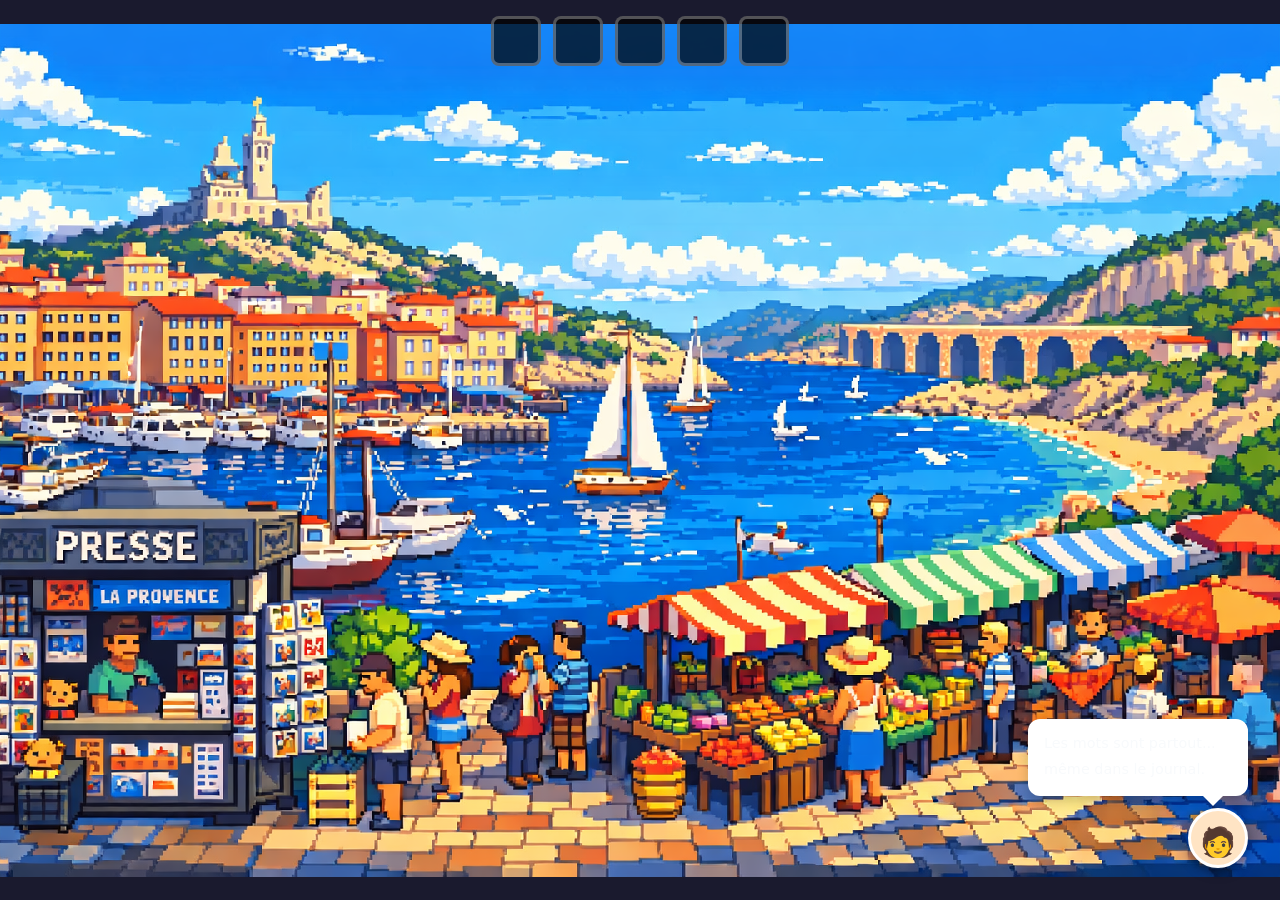
<file: index-v2.html>
<!DOCTYPE html>
<html lang="fr">
<head>
    <meta charset="UTF-8">
    <meta name="viewport" content="width=device-width, initial-scale=1.0">
    <title>Vincent - Chasse au Trésor</title>
    <link rel="stylesheet" href="assets/css/style.css">
    <style>
        * {
            margin: 0;
            padding: 0;
            box-sizing: border-box;
        }

        body {
            overflow: hidden;
        }

        .letters-collected {
            position: fixed;
            top: 1rem;
            left: 50%;
            transform: translateX(-50%);
            display: flex;
            justify-content: center;
            gap: 0.75rem;
            z-index: 100;
        }

        .letter-slot {
            width: 50px;
            height: 50px;
            background: rgba(0, 0, 0, 0.7);
            border: 3px solid rgba(255, 255, 255, 0.3);
            border-radius: 8px;
            display: flex;
            align-items: center;
            justify-content: center;
            font-size: 1.8rem;
            font-weight: bold;
            color: transparent;
            font-family: monospace;
            text-shadow: 0 0 10px rgba(255, 255, 255, 0.5);
        }

        .letter-slot.filled {
            border-color: var(--primary);
            color: white;
            background: rgba(99, 102, 241, 0.3);
        }

        .scene-container {
            position: fixed;
            top: 0;
            left: 0;
            width: 100vw;
            height: 100vh;
        }

        /* Placeholder scene - will be replaced with pixel art */
        .scene-placeholder {
            width: 100%;
            height: 100%;
            background-image: url('assets/images/scene.png');
            background-size: contain;
            background-position: center;
            background-repeat: no-repeat;
            background-color: #1a1a2e;
            image-rendering: pixelated;
            image-rendering: crisp-edges;
            position: relative;
            overflow: hidden;
        }

        .scene-placeholder::before {
            display: none;
        }

        /* Hidden clickable areas */
        .clickable-area {
            position: absolute;
            cursor: pointer;
            transition: all 0.3s ease;
            border-radius: 8px;
        }

        .clickable-area.locked {
            cursor: not-allowed;
            opacity: 0;
            pointer-events: none;
        }

        .clickable-area.unlocked:hover {
            filter: brightness(1.3);
            outline: 3px solid var(--primary);
            outline-offset: 4px;
            box-shadow: 0 0 20px rgba(99, 102, 241, 0.5);
        }

        .clickable-area.unlocked:active {
            transform: scale(0.95);
        }

        /* Clickable areas - adjust these % to match your pixel art */
        /* Newspaper (mots fléchés) - red/brown structure on left */
        #puzzle-newspaper { top: 35%; left: 8%; width: 12%; height: 20%; }
        /* Water (sea slug game) - blue area at bottom */
        #puzzle-water { top: 65%; left: 20%; width: 30%; height: 30%; }
        /* Sailing (mistral game) - boat in water */
        #puzzle-sailing { top: 60%; left: 55%; width: 15%; height: 20%; }
        /* Map - smaller element upper right area */
        #puzzle-map { top: 25%; left: 75%; width: 8%; height: 12%; }
        /* Photos - middle structure */
        #puzzle-photos { top: 30%; left: 40%; width: 10%; height: 15%; }
        /* Final - center focus point */
        #puzzle-final { top: 45%; left: 55%; width: 8%; height: 10%; }

        /* Vincent character */
        .vincent-character {
            position: fixed;
            bottom: 2rem;
            right: 2rem;
            z-index: 50;
        }

        .vincent-sprite {
            width: 60px;
            height: 60px;
            background: #FFE4C4;
            border-radius: 50%;
            display: flex;
            align-items: center;
            justify-content: center;
            font-size: 1.8rem;
            box-shadow: 0 4px 12px rgba(0,0,0,0.4);
            border: 3px solid white;
        }

        .dialogue-bubble {
            position: absolute;
            bottom: 100%;
            right: 0;
            width: 220px;
            background: white;
            padding: 0.8rem 1rem;
            border-radius: 12px;
            box-shadow: 0 4px 12px rgba(0,0,0,0.2);
            font-size: 0.9rem;
            margin-bottom: 12px;
            font-family: system-ui, sans-serif;
        }

        .dialogue-bubble::after {
            content: '';
            position: absolute;
            bottom: -10px;
            right: 25px;
            border-left: 10px solid transparent;
            border-right: 10px solid transparent;
            border-top: 10px solid white;
        }

        /* Unlock notification */
        .unlock-toast {
            position: fixed;
            top: 5rem;
            left: 50%;
            transform: translateX(-50%);
            background: linear-gradient(135deg, var(--primary), var(--secondary));
            color: white;
            padding: 1rem 2rem;
            border-radius: 50px;
            box-shadow: 0 4px 20px rgba(0,0,0,0.3);
            display: none;
            animation: bounceIn 0.5s ease;
            font-weight: bold;
            z-index: 200;
        }

        .unlock-toast.show {
            display: block;
        }

        @keyframes bounceIn {
            0% { transform: translateX(-50%) scale(0); }
            50% { transform: translateX(-50%) scale(1.1); }
            100% { transform: translateX(-50%) scale(1); }
        }
    </style>
</head>
<body>
    <!-- Letters collected at top -->
    <div class="letters-collected" id="letters-display">
        <div class="letter-slot" data-index="0"></div>
        <div class="letter-slot" data-index="1"></div>
        <div class="letter-slot" data-index="2"></div>
        <div class="letter-slot" data-index="3"></div>
        <div class="letter-slot" data-index="4"></div>
    </div>

    <!-- Main scene (full page) -->
    <div class="scene-container">
        <div class="scene-placeholder" id="scene">
            <!-- Pixel art will be set as background-image -->

            <!-- Hidden clickable areas -->
            <div class="clickable-area locked" id="puzzle-newspaper" data-puzzle="mots-fleches" title="Locked"></div>
            <div class="clickable-area locked" id="puzzle-water" data-puzzle="sea-slug" title="Locked"></div>
            <div class="clickable-area locked" id="puzzle-sailing" data-puzzle="sailing" title="Locked"></div>
            <div class="clickable-area locked" id="puzzle-map" data-puzzle="map-click" title="Locked"></div>
            <div class="clickable-area locked" id="puzzle-photos" data-puzzle="memory-match" title="Locked"></div>
            <div class="clickable-area locked" id="puzzle-final" data-puzzle="riddle" title="Locked"></div>
        </div>

        <!-- Vincent character -->
        <div class="vincent-character">
            <div class="dialogue-bubble" id="vincent-dialogue">
                Je cherche le prochain indice...
            </div>
            <div class="vincent-sprite">🧑</div>
        </div>
    </div>

    <!-- Unlock notification -->
    <div class="unlock-toast" id="unlock-toast">
        🔓 Nouvelle énigme débloquée !
    </div>

    <script src="assets/js/puzzle-nav.js"></script>
    <script>
        // Configuration
        const PUZZLE_CONFIG = [
            { id: 'mots-fleches', name: 'Mots Fléchés', hint: 'Les mots sont partout... même dans le journal.' },
            { id: 'sea-slug', name: 'Invasion des Limaces', hint: 'Quelque chose dans l\'eau...' },
            { id: 'sailing', name: 'Contre le Mistral', hint: 'Le vent souffle du nord...' },
            { id: 'map-click', name: 'Lieu Secret', hint: 'On se souvient des endroits...' },
            { id: 'memory-match', name: 'Mémoire', hint: 'Les photos racontent des histoires...' },
            { id: 'riddle', name: 'Énigme Finale', hint: 'Dernière étape...' }
        ];

        // Letters to reveal (will spell the final code)
        const FINAL_CODE = '?????'; // TODO: Set the actual code
        const LETTERS = FINAL_CODE.split('');

        // Track progress
        let progress = JSON.parse(localStorage.getItem('vincent-puzzle-progress') || '[]');
        let currentPuzzleIndex = progress.length;

        // Update letters display
        function updateLettersDisplay() {
            const slots = document.querySelectorAll('.letter-slot');
            progress.forEach((puzzleId, index) => {
                const puzzle = PUZZLE_CONFIG.find(p => p.id === puzzleId);
                if (puzzle && slots[index]) {
                    slots[index].textContent = LETTERS[index] || '?';
                    slots[index].classList.add('filled');
                }
            });
        }

        // Update dialogue
        function updateDialogue() {
            const dialogue = document.getElementById('vincent-dialogue');
            const nextPuzzle = PUZZLE_CONFIG[currentPuzzleIndex];

            if (currentPuzzleIndex >= PUZZLE_CONFIG.length) {
                dialogue.textContent = 'J\'ai trouvé toutes les lettres ! Le code est: ' + FINAL_CODE;
            } else {
                dialogue.textContent = nextPuzzle.hint;
            }
        }

        // Unlock puzzles based on timer
        function checkUnlockStatus() {
            PUZZLE_CONFIG.forEach((puzzle, index) => {
                const element = document.getElementById(`puzzle-${puzzle.id.replace('mots-fleches', 'newspaper').replace('sea-slug', 'water').replace('map-click', 'map').replace('memory-match', 'photos').replace('riddle', 'final')}`);
                if (!element) return;

                // Check if puzzle is already completed
                if (progress.includes(puzzle.id)) {
                    element.classList.remove('locked');
                    element.classList.add('completed');
                    element.onclick = null;
                    return;
                }

                // Check if this puzzle should be unlocked
                if (index <= currentPuzzleIndex) {
                    // Check timer
                    const completionTime = parseInt(localStorage.getItem(`puzzle-complete-${PUZZLE_CONFIG[index - 1]?.id}`) || '0');
                    const now = Date.now();
                    const unlockTime = completionTime + (index === 0 ? 0 : getDelayMs(index - 1));

                    if (now >= unlockTime || localStorage.getItem('testMode') === 'true') {
                        element.classList.remove('locked');
                        element.classList.add('unlocked');
                        element.onclick = () => startPuzzle(puzzle.id);
                    }
                }
            });
        }

        function getDelayMs(puzzleIndex) {
            // Same delays as time-config.js
            const delays = [0, 110, 80, 50, 25]; // minutes, will multiply
            const baseDelay = delays[puzzleIndex + 1] || 30;
            return baseDelay * 60 * 1000;
        }

        function startPuzzle(puzzleId) {
            window.location.href = `puzzles/${puzzleId}.html`;
        }

        // Initialize
        updateLettersDisplay();
        updateDialogue();
        checkUnlockStatus();

        // Test mode: unlock all
        if (localStorage.getItem('testMode') === 'true') {
            document.querySelectorAll('.clickable-area').forEach(el => {
                el.classList.remove('locked');
                el.classList.add('unlocked');
            });
        }

        // Enable test mode from console: localStorage.setItem('testMode', 'true')
    </script>
</body>
</html>
</file>
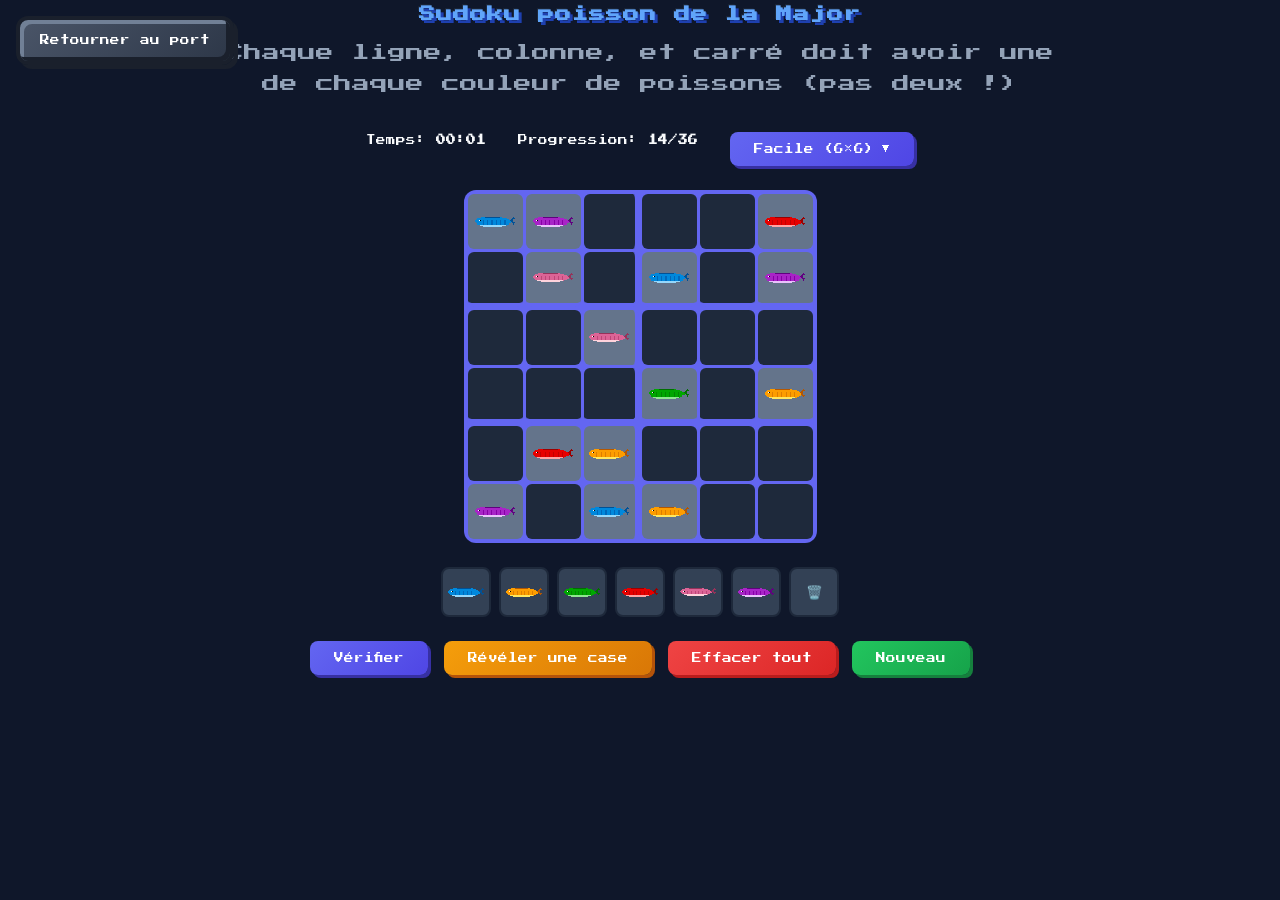
<file: puzzles/fish-sudoku.html>
<!DOCTYPE html>
<html lang="fr">
<head>
    <meta charset="UTF-8">
    <meta name="viewport" content="width=device-width, initial-scale=1.0">
    <title>Sudoku poisson de la Major</title>
    <link rel="stylesheet" href="../assets/css/style.css">
    <link rel="stylesheet" href="../assets/css/puzzle.css">
    <style>
        .sudoku-container {
            display: flex;
            flex-direction: column;
            align-items: center;
            gap: 1.5rem;
        }

        .sudoku-grid {
            display: grid;
            gap: 3px;
            background: var(--primary);
            padding: 4px;
            border-radius: 12px;
        }

        .sudoku-grid.easy {
            grid-template-columns: repeat(6, 1fr);
            max-width: 360px;
        }

        .sudoku-grid.hard {
            grid-template-columns: repeat(9, 1fr);
            max-width: 500px;
        }

        .sudoku-cell {
            background: var(--surface);
            border-radius: 6px;
            display: flex;
            align-items: center;
            justify-content: center;
            cursor: pointer;
            transition: all 0.2s ease;
            position: relative;
        }

        .sudoku-grid.easy .sudoku-cell {
            width: 55px;
            height: 55px;
        }

        .sudoku-grid.hard .sudoku-cell {
            width: 50px;
            height: 50px;
        }

        .sudoku-grid.hard .sudoku-cell img {
            width: 35px;
            height: 35px;
        }

        .sudoku-cell:hover:not(.fixed):not(.revealed) {
            background: var(--surface-light);
            transform: scale(1.02);
        }

        .sudoku-cell.selected {
            box-shadow: 0 0 0 2px var(--primary);
        }

        .sudoku-cell.fixed {
            background: #64748b;
            cursor: default;
        }

        .sudoku-cell.revealed {
            background: rgba(34, 197, 94, 0.2);
            cursor: default;
        }

        .sudoku-cell.reveal-highlight {
            background: rgba(245, 158, 11, 0.3);
            cursor: pointer;
        }

        .sudoku-cell.reveal-highlight:hover {
            background: rgba(245, 158, 11, 0.5);
        }

        .sudoku-cell.correct {
            background: rgba(34, 197, 94, 0.3);
        }

        .sudoku-cell.wrong {
            background: rgba(239, 68, 68, 0.3);
        }

        .sudoku-cell img {
            width: 40px;
            height: 40px;
            object-fit: contain;
            image-rendering: pixelated;
            display: block;
            margin: 0 auto;
        }

        /* Box borders are added dynamically based on grid size */

        .fish-palette {
            display: flex;
            gap: 0.5rem;
            justify-content: center;
            flex-wrap: nowrap;
        }

        .fish-palette.hard .fish-btn {
            width: 44px;
            height: 44px;
        }

        .fish-palette.hard .fish-btn img {
            width: 32px;
            height: 32px;
        }

        .fish-btn {
            width: 50px;
            height: 50px;
            background: var(--surface-light);
            border: 2px solid var(--surface);
            border-radius: 8px;
            cursor: pointer;
            display: flex;
            align-items: center;
            justify-content: center;
            transition: all 0.2s ease;
            padding: 4px;
        }

        .fish-btn:hover {
            transform: scale(1.1);
            border-color: var(--primary);
        }

        .fish-btn.selected {
            border-color: var(--primary);
            box-shadow: 0 0 0 2px var(--primary);
        }

        .fish-btn img {
            width: 36px;
            height: 36px;
            object-fit: contain;
            image-rendering: pixelated;
            display: block;
            margin: 0 auto;
        }

        .controls {
            display: flex;
            gap: 1rem;
            flex-wrap: wrap;
            justify-content: center;
        }

        .btn-secondary {
            background: linear-gradient(135deg, #6366f1, #4f46e5);
            color: white;
            border: none;
            padding: 0.75rem 1.5rem;
            font-family: 'Press Start 2P', monospace;
            font-size: 0.6rem;
            border-radius: 8px;
            cursor: pointer;
            box-shadow: 3px 3px 0 #3730a3;
            transition: all 0.2s;
        }

        .btn-secondary:hover {
            transform: translate(-1px, -1px);
            box-shadow: 4px 4px 0 #3730a3;
        }

        .custom-select {
            position: relative;
            display: inline-block;
        }

        .select-btn {
            background: linear-gradient(135deg, #6366f1, #4f46e5);
            color: white;
            border: none;
            padding: 0.75rem 1.5rem;
            font-family: 'Press Start 2P', monospace;
            font-size: 0.6rem;
            border-radius: 8px;
            cursor: pointer;
            box-shadow: 3px 3px 0 #3730a3;
            transition: all 0.2s;
            display: flex;
            align-items: center;
            gap: 0.5rem;
        }

        .select-btn:hover {
            transform: translate(-1px, -1px);
            box-shadow: 4px 4px 0 #3730a3;
        }

        .select-btn::after {
            content: '▼';
            font-size: 0.5rem;
        }

        .select-btn.open::after {
            content: '▲';
        }

        .select-options {
            position: absolute;
            top: 100%;
            left: 0;
            margin-top: 0.5rem;
            background: linear-gradient(135deg, #4f46e5, #3730a3);
            border-radius: 8px;
            box-shadow: 3px 3px 0 #1e1b4b;
            display: none;
            z-index: 100;
            min-width: 100%;
        }

        .select-options.show {
            display: block;
        }

        .select-option {
            display: block;
            background: transparent;
            color: white;
            border: none;
            padding: 0.75rem 1.5rem;
            font-family: 'Press Start 2P', monospace;
            font-size: 0.5rem;
            cursor: pointer;
            width: 100%;
            text-align: left;
            transition: background 0.2s;
        }

        .select-option:hover {
            background: rgba(255, 255, 255, 0.1);
        }

        .select-option.selected {
            background: rgba(255, 255, 255, 0.2);
        }

        .stats-bar {
            display: flex;
            gap: 2rem;
            justify-content: center;
            font-family: 'Press Start 2P', monospace;
            font-size: 0.6rem;
            color: var(--text-secondary);
        }

        .feedback {
            text-align: center;
            font-family: 'Press Start 2P', monospace;
            font-size: 0.7rem;
            min-height: 2rem;
            padding: 0.5rem;
            border-radius: 8px;
        }

        .feedback.success {
            color: #22c55e;
        }

        .feedback.error {
            color: #ef4444;
        }

        .feedback.hint {
            color: #f59e0b;
        }
    </style>
</head>
<body>
    <a href="../index.html" class="retour-btn">Retourner au port</a>
    <div class="puzzle-wrapper">
        <main class="puzzle-main">
            <header>
                <h1>Sudoku poisson de la Major</h1>
                <p class="subtitle" style="max-width: 860px; margin: 0 auto;">Chaque ligne, colonne, et carré doit avoir une de chaque couleur de poissons (pas deux !)</p>
            </header>

            <div class="sudoku-container">
                <div class="stats-bar">
                    <span>Temps: <strong id="timer">00:00</strong></span>
                    <span>Progression: <strong id="progress">0/36</strong></span>
                    <div class="custom-select">
                        <button class="select-btn" id="mode-btn">Facile (6×6)</button>
                        <div class="select-options" id="mode-options">
                            <button class="select-option selected" data-value="easy">Facile (6×6)</button>
                            <button class="select-option" data-value="hard">Difficile (9×9)</button>
                        </div>
                    </div>
                </div>

                <div class="sudoku-grid" id="sudoku-grid"></div>

                <div class="fish-palette" id="fish-palette"></div>

                <div class="controls">
                    <button class="btn-secondary" id="validate-btn">Vérifier</button>
                    <button class="btn-secondary" id="reveal-btn" style="background: linear-gradient(135deg, #f59e0b, #d97706); box-shadow: 3px 3px 0 #b45309;">Révéler une case</button>
                    <button class="btn-secondary" id="clear-btn" style="background: linear-gradient(135deg, #ef4444, #dc2626); box-shadow: 3px 3px 0 #b91c1c;">Effacer tout</button>
                    <button class="btn-secondary" id="new-btn" style="background: linear-gradient(135deg, #22c55e, #16a34a); box-shadow: 3px 3px 0 #15803d;">Nouveau</button>
                </div>

                <div id="feedback" class="feedback"></div>
            </div>
        </main>
    </div>

    <!-- Success Overlay -->
    <div class="success-overlay" id="success-overlay">
        <div class="success-box">
            <h2>Bravo !</h2>
            <p>Maintenant tu ne peux plus dire que tu sais pas faire un sudoku !</p>
            <a href="../index.html" class="retour-btn">Retourner au port</a>
        </div>
    </div>

    <!-- Fail Overlay -->
    <div class="success-overlay" id="fail-overlay" style="display: none;">
        <div class="success-box">
            <h2>Oops...</h2>
            <p>Il y a au moins deux poissons d'une couleur quelque part...</p>
            <div style="display: flex; gap: 1rem; justify-content: center; margin-top: 1rem;">
                <button class="btn-play" id="continue-btn" style="background: linear-gradient(135deg, #22c55e, #16a34a); padding: 1rem 2rem; font-family: 'Press Start 2P', monospace; font-size: 0.7rem; border-radius: 8px; border: none; color: white; cursor: pointer; box-shadow: 4px 4px 0 #15803d;">Ré-essaie</button>
                <a href="../index.html" style="background: linear-gradient(135deg, #ef4444, #dc2626); padding: 1rem 2rem; font-family: 'Press Start 2P', monospace; font-size: 0.7rem; border-radius: 8px; border: none; color: white; text-decoration: none; cursor: pointer; box-shadow: 4px 4px 0 #b91c1c;">Arrête</a>
            </div>
        </div>
    </div>

    <script src="../assets/js/puzzle-nav.js"></script>
    <script>
        // Game mode
        let gameMode = 'easy'; // 'easy' or 'hard'
        
        // Fish types
        const FISH_EASY = [
            { id: 0, name: 'blue', image: '../assets/images/fish-blue.png' },
            { id: 1, name: 'gold', image: '../assets/images/fish-gold.png' },
            { id: 2, name: 'green', image: '../assets/images/fish-green.png' },
            { id: 3, name: 'red', image: '../assets/images/fish-red.png' },
            { id: 4, name: 'pink', image: '../assets/images/fish-pink.png' },
            { id: 5, name: 'purple', image: '../assets/images/fish-purple.png' }
        ];

        const FISH_HARD = [
            { id: 0, name: 'blue', image: '../assets/images/fish-blue.png' },
            { id: 1, name: 'gold', image: '../assets/images/fish-gold.png' },
            { id: 2, name: 'green', image: '../assets/images/fish-green.png' },
            { id: 3, name: 'red', image: '../assets/images/fish-red.png' },
            { id: 4, name: 'pink', image: '../assets/images/fish-pink.png' },
            { id: 5, name: 'purple', image: '../assets/images/fish-purple.png' },
            { id: 6, name: 'cyan', image: '../assets/images/fish-cyan.png' },
            { id: 7, name: 'orange', image: '../assets/images/fish-orange.png' },
            { id: 8, name: 'navy', image: '../assets/images/fish-navy.png' }
        ];

        // Get current FISH array based on mode
        function getFish() {
            return gameMode === 'easy' ? FISH_EASY : FISH_HARD;
        }

        function getGridSize() {
            return gameMode === 'easy' ? 6 : 9;
        }

        // 6x6 Sudoku puzzles (0 = empty, 1-6 = fish ID + 1)
        // All puzzles have unique solutions (verified)
        const PUZZLES_EASY = [
            // Puzzle 1 - 22 clues
            [
                [1, 0, 5, 0, 0, 6],
                [0, 0, 4, 0, 0, 1],
                [0, 6, 0, 0, 2, 0],
                [0, 2, 0, 0, 5, 0],
                [5, 0, 0, 3, 0, 0],
                [0, 0, 1, 0, 6, 0]
            ],
            // Puzzle 2 - 22 clues
            [
                [0, 0, 3, 0, 1, 0],
                [0, 1, 0, 0, 4, 5],
                [2, 0, 0, 5, 0, 1],
                [1, 5, 0, 0, 0, 3],
                [0, 3, 4, 0, 2, 0],
                [0, 0, 0, 1, 0, 0]
            ],
            // Puzzle 3 - 24 clues
            [
                [0, 2, 0, 0, 0, 1],
                [0, 0, 0, 0, 1, 2],
                [0, 0, 1, 2, 0, 5],
                [5, 0, 6, 1, 0, 0],
                [3, 1, 0, 0, 0, 0],
                [1, 0, 0, 0, 5, 0]
            ],
            // Puzzle 4 - 20 clues
            [
                [6, 0, 0, 4, 0, 0],
                [0, 3, 0, 0, 0, 5],
                [0, 0, 1, 0, 6, 0],
                [0, 5, 0, 1, 0, 0],
                [5, 0, 0, 0, 2, 0],
                [0, 0, 2, 0, 0, 6]
            ],
            // Puzzle 5 - 22 clues
            [
                [0, 0, 0, 4, 5, 6],
                [0, 3, 0, 0, 1, 0],
                [1, 0, 0, 0, 0, 4],
                [4, 0, 0, 0, 0, 2],
                [0, 2, 0, 0, 6, 0],
                [6, 5, 4, 0, 0, 0]
            ]
        ];

        // 9x9 Sudoku puzzles (0 = empty, 1-9 = fish ID + 1)
        // Hard puzzles with unique solutions (~25-30 clues)
        const PUZZLES_HARD = [
            // Puzzle 1 - 28 clues (Arto Inkala's "World's Hardest Sudoku")
            [
                [0, 0, 5, 3, 0, 0, 0, 0, 0],
                [8, 0, 0, 0, 0, 0, 0, 2, 0],
                [0, 7, 0, 0, 1, 0, 5, 0, 0],
                [4, 0, 0, 0, 0, 5, 3, 0, 0],
                [0, 1, 0, 0, 7, 0, 0, 0, 6],
                [0, 0, 3, 2, 0, 0, 0, 8, 0],
                [0, 6, 0, 5, 0, 0, 0, 0, 0],
                [0, 0, 0, 0, 0, 0, 0, 1, 0],
                [2, 0, 0, 0, 0, 0, 0, 4, 0]
            ],
            // Puzzle 2 - 26 clues
            [
                [0, 0, 0, 0, 0, 0, 0, 0, 0],
                [0, 0, 0, 0, 0, 3, 0, 8, 5],
                [0, 0, 1, 0, 2, 0, 0, 0, 0],
                [0, 0, 0, 5, 0, 7, 0, 0, 0],
                [0, 0, 4, 0, 0, 0, 1, 0, 0],
                [0, 9, 0, 0, 0, 0, 0, 0, 0],
                [5, 0, 0, 0, 0, 0, 0, 7, 3],
                [0, 0, 2, 0, 1, 0, 0, 0, 0],
                [0, 0, 0, 0, 4, 0, 0, 0, 9]
            ],
            // Puzzle 3 - 30 clues
            [
                [0, 2, 0, 6, 0, 8, 0, 0, 0],
                [5, 8, 0, 0, 0, 9, 0, 0, 0],
                [0, 0, 0, 0, 4, 0, 0, 0, 0],
                [3, 7, 0, 0, 0, 0, 5, 0, 0],
                [6, 0, 0, 0, 0, 0, 0, 0, 4],
                [0, 0, 8, 0, 0, 0, 0, 1, 3],
                [0, 0, 0, 0, 2, 0, 0, 0, 0],
                [0, 0, 0, 8, 0, 0, 0, 4, 7],
                [0, 0, 0, 5, 0, 3, 0, 9, 0]
            ]
        ];

        function getPuzzles() {
            return gameMode === 'easy' ? PUZZLES_EASY : PUZZLES_HARD;
        }

        // Generate a complete valid 6x6 sudoku solution
        function generateSolution6x6() {
            const grid = Array(6).fill(null).map(() => Array(6).fill(0));
            
            function isValid(grid, row, col, num) {
                // Check row
                for (let c = 0; c < 6; c++) {
                    if (grid[row][c] === num) return false;
                }
                // Check column
                for (let r = 0; r < 6; r++) {
                    if (grid[r][col] === num) return false;
                }
                // Check 2x3 box
                const boxRow = Math.floor(row / 2) * 2;
                const boxCol = Math.floor(col / 3) * 3;
                for (let r = boxRow; r < boxRow + 2; r++) {
                    for (let c = boxCol; c < boxCol + 3; c++) {
                        if (grid[r][c] === num) return false;
                    }
                }
                return true;
            }
            
            function solve(grid) {
                for (let row = 0; row < 6; row++) {
                    for (let col = 0; col < 6; col++) {
                        if (grid[row][col] === 0) {
                            const nums = [1, 2, 3, 4, 5, 6].sort(() => Math.random() - 0.5);
                            for (let num of nums) {
                                if (isValid(grid, row, col, num)) {
                                    grid[row][col] = num;
                                    if (solve(grid)) return true;
                                    grid[row][col] = 0;
                                }
                            }
                            return false;
                        }
                    }
                }
                return true;
            }
            
            solve(grid);
            return grid;
        }
        
        // Count solutions for a 6x6 grid (up to limit)
        function countSolutions6x6(grid, limit = 2) {
            let count = 0;
            
            function isValid(grid, row, col, num) {
                for (let c = 0; c < 6; c++) if (grid[row][c] === num) return false;
                for (let r = 0; r < 6; r++) if (grid[r][col] === num) return false;
                const boxRow = Math.floor(row / 2) * 2;
                const boxCol = Math.floor(col / 3) * 3;
                for (let r = boxRow; r < boxRow + 2; r++) {
                    for (let c = boxCol; c < boxCol + 3; c++) {
                        if (grid[r][c] === num) return false;
                    }
                }
                return true;
            }
            
            function solve(g) {
                if (count >= limit) return;
                for (let row = 0; row < 6; row++) {
                    for (let col = 0; col < 6; col++) {
                        if (g[row][col] === 0) {
                            for (let num = 1; num <= 6; num++) {
                                if (isValid(g, row, col, num)) {
                                    g[row][col] = num;
                                    solve(g);
                                    g[row][col] = 0;
                                }
                            }
                            return;
                        }
                    }
                }
                count++;
            }
            
            const gridCopy = grid.map(row => [...row]);
            solve(gridCopy);
            return count;
        }
        
        // Generate a puzzle with unique solution
        function generatePuzzle6x6(targetClues = 22) {
            const solution = generateSolution6x6();
            const puzzle = solution.map(row => [...row]);
            
            // Track which values have at least one clue
            const valuesPresent = new Set();
            for (let r = 0; r < 6; r++) {
                for (let c = 0; c < 6; c++) {
                    valuesPresent.add(puzzle[r][c]);
                }
            }
            
            // Get all cell positions and shuffle
            const cells = [];
            for (let r = 0; r < 6; r++) {
                for (let c = 0; c < 6; c++) {
                    cells.push({ r, c });
                }
            }
            cells.sort(() => Math.random() - 0.5);
            
            let clues = 36;
            for (const cell of cells) {
                if (clues <= targetClues) break;
                
                const value = puzzle[cell.r][cell.c];
                const isLastInstanceOfValue = !Array.from({length: 6}, (_, i) => i).some(r => 
                    r !== cell.r && puzzle[r][cell.c] === value
                ) || !Array.from({length: 6}, (_, i) => i).some(c => 
                    c !== cell.c && puzzle[cell.r][c] === value
                );
                
                // Don't remove if it's the last instance of this value in the grid
                // (count occurrences across entire grid)
                let valueCount = 0;
                for (let r = 0; r < 6; r++) {
                    for (let c = 0; c < 6; c++) {
                        if (puzzle[r][c] === value) valueCount++;
                    }
                }
                
                if (valueCount <= 1) continue; // Keep at least one of each value
                
                const backup = puzzle[cell.r][cell.c];
                puzzle[cell.r][cell.c] = 0;
                
                // Check if still unique solution
                if (countSolutions6x6(puzzle, 2) > 1) {
                    // Not unique - restore cell
                    puzzle[cell.r][cell.c] = backup;
                } else {
                    clues--;
                }
            }
            
            return { puzzle, solution, clues };
        }

        let currentPuzzle = 0;
        let grid = [];
        let originalGrid = []; // Store original puzzle state for clearAll
        let solutionGrid = []; // Store solution for reveal mode
        let selectedFish = null;
        let selectedCell = null;
        let startTime = Date.now();
        let timerInterval = null;
        let revealMode = false;
        let lastPuzzle = { easy: -1, hard: -1 }; // Track last puzzle per mode

        function initGame() {
            const size = getGridSize();
            const puzzles = getPuzzles();
            
            // Easy mode: generate new puzzle with unique solution
            // Hard mode: use pre-made puzzles
            if (gameMode === 'easy') {
                // Generate a new puzzle with unique solution
                // Target 12-16 clues for medium difficulty (minimum is ~8 for 6x6)
                const targetClues = 12 + Math.floor(Math.random() * 5); // 12-16 clues
                const result = generatePuzzle6x6(targetClues);
                grid = result.puzzle.map(row => [...row]);
                solutionGrid = result.solution.map(row => [...row]);
            } else {
                // Hard mode: use pre-made puzzles, avoid same puzzle twice in a row
                let newIndex;
                do {
                    newIndex = Math.floor(Math.random() * puzzles.length);
                } while (newIndex === lastPuzzle.hard && puzzles.length > 1);
                currentPuzzle = newIndex;
                lastPuzzle.hard = currentPuzzle;
                grid = puzzles[currentPuzzle].map(row => [...row]);
                // Hard mode doesn't have stored solution - countSolutions will be used
                solutionGrid = [];
            }
            
            // Store original grid for clearAll
            originalGrid = grid.map(row => [...row]);
            
            selectedFish = null;
            selectedCell = null;
            revealMode = false;
            startTime = Date.now();

            // Reset reveal button style
            document.getElementById('reveal-btn').style.background = 'linear-gradient(135deg, #f59e0b, #d97706)';
            document.getElementById('reveal-btn').style.boxShadow = '3px 3px 0 #b45309';

            renderGrid();
            renderPalette();
            updateProgress();

            if (timerInterval) clearInterval(timerInterval);
            timerInterval = setInterval(updateTimer, 1000);

            document.getElementById('feedback').className = 'feedback';
            document.getElementById('feedback').textContent = '';
        }

        function renderGrid() {
            const gridEl = document.getElementById('sudoku-grid');
            gridEl.innerHTML = '';
            gridEl.className = `sudoku-grid ${gameMode}`;

            const size = getGridSize();
            const puzzles = getPuzzles();
            
            // Clear any existing dynamic border styles
            const existingStyles = document.getElementById('dynamic-border-styles');
            if (existingStyles) existingStyles.remove();
            
            // Add dynamic border styles based on grid size
            const styleEl = document.createElement('style');
            styleEl.id = 'dynamic-border-styles';
            
            if (gameMode === 'easy') {
                // 6x6 grid with 2x3 boxes
                styleEl.textContent = `
                    .sudoku-cell:nth-child(n+7):nth-child(-n+12) { border-bottom: 4px solid var(--primary); }
                    .sudoku-cell:nth-child(n+19):nth-child(-n+24) { border-bottom: 4px solid var(--primary); }
                    .sudoku-cell:nth-child(n+31):nth-child(-n+36) { border-bottom: none; }
                    .sudoku-cell:nth-child(3n) { border-right: 4px solid var(--primary); }
                    .sudoku-cell:nth-child(6n) { border-right: none; }
                `;
            } else {
                // 9x9 grid with 3x3 boxes
                // Horizontal borders after rows 3 and 6
                styleEl.textContent = `
                    .sudoku-cell:nth-child(n+19):nth-child(-n+27) { border-bottom: 4px solid var(--primary); }
                    .sudoku-cell:nth-child(n+46):nth-child(-n+54) { border-bottom: 4px solid var(--primary); }
                    .sudoku-cell:nth-child(9n+3) { border-right: 4px solid var(--primary); }
                    .sudoku-cell:nth-child(9n+6) { border-right: 4px solid var(--primary); }
                `;
            }
            document.head.appendChild(styleEl);

            for (let row = 0; row < size; row++) {
                for (let col = 0; col < size; col++) {
                    const cell = document.createElement('div');
                    cell.className = 'sudoku-cell';
                    cell.dataset.row = row;
                    cell.dataset.col = col;

                    const value = grid[row][col];
                    if (value > 0) {
                        cell.innerHTML = getFishDisplay(value);
                        if (originalGrid[row][col] !== 0) {
                            cell.classList.add('fixed');
                        }
                    }

                    cell.addEventListener('click', () => selectCell(row, col));
                    gridEl.appendChild(cell);
                }
            }
        }

        function getFishDisplay(value) {
            const fish = getFish();
            const size = getGridSize();
            if (value >= 1 && value <= size) {
                const f = fish[value - 1];
                return `<img src="${f.image}" alt="${f.name}">`;
            }
            return '';
        }

        function renderPalette() {
            const paletteEl = document.getElementById('fish-palette');
            paletteEl.innerHTML = '';
            const fish = getFish();
            const size = getGridSize();

            // Add class for smaller buttons in hard mode
            if (gameMode === 'hard') {
                paletteEl.classList.add('hard');
            } else {
                paletteEl.classList.remove('hard');
            }

            fish.slice(0, size).forEach((f, index) => {
                const btn = document.createElement('button');
                btn.className = 'fish-btn';
                btn.dataset.id = index;
                btn.innerHTML = `<img src="${f.image}" alt="${f.name}">`;
                btn.addEventListener('click', () => selectFish(index + 1));
                paletteEl.appendChild(btn);
            });

            // Add eraser button
            const eraser = document.createElement('button');
            eraser.className = 'fish-btn';
            eraser.innerHTML = '🗑️';
            eraser.title = 'Effacer';
            eraser.addEventListener('click', () => selectFish(0));
            paletteEl.appendChild(eraser);
        }

        function selectFish(fishId) {
            selectedFish = fishId;
            
            // Update palette selection
            document.querySelectorAll('.fish-btn').forEach(btn => {
                btn.classList.remove('selected');
            });
            if (fishId > 0) {
                document.querySelector(`.fish-btn[data-id="${fishId - 1}"]`)?.classList.add('selected');
            }
            // Don't auto-place - wait for cell click
        }

        function selectCell(row, col) {
            // Deselect previous
            document.querySelectorAll('.sudoku-cell').forEach(c => c.classList.remove('selected'));
            
            const cell = document.querySelector(`.sudoku-cell[data-row="${row}"][data-col="${col}"]`);
            
            // Handle reveal mode
            if (revealMode) {
                if (cell.classList.contains('fixed') || cell.classList.contains('revealed')) {
                    return; // Can't reveal already filled cells
                }
                
                // Use stored solution for easy mode, or find valid value for hard mode
                let validValue;
                if (gameMode === 'easy' && solutionGrid.length > 0) {
                    validValue = solutionGrid[row][col];
                } else {
                    validValue = findValidValue(row, col);
                }
                
                if (validValue) {
                    grid[row][col] = validValue;
                    cell.innerHTML = getFishDisplay(validValue);
                    cell.classList.add('revealed');
                    cell.classList.remove('reveal-highlight');
                    updateProgress();
                }
                
                // Exit reveal mode
                exitRevealMode();
                return;
            }
            
            if (cell.classList.contains('fixed') || cell.classList.contains('revealed')) {
                return;
            }

            // Must have a fish selected first
            if (selectedFish === null) {
                return;
            }

            cell.classList.add('selected');
            selectedCell = { row, col };
            placeFish(row, col);
        }
        
        function findValidValue(row, col) {
            const size = getGridSize();
            // Try each value and find one that leads to at least one solution
            for (let val = 1; val <= size; val++) {
                if (isValidPlacement(row, col, val)) {
                    grid[row][col] = val;
                    const count = countSolutions(grid, 1);
                    grid[row][col] = 0;
                    if (count >= 1) {
                        return val;
                    }
                }
            }
            // Fallback: just find any valid placement
            for (let val = 1; val <= size; val++) {
                if (isValidPlacement(row, col, val)) {
                    return val;
                }
            }
            return null;
        }
        
        function isValidPlacement(row, col, val) {
            const size = getGridSize();
            
            // Check row
            for (let c = 0; c < size; c++) {
                if (c !== col && grid[row][c] === val) return false;
            }
            // Check column
            for (let r = 0; r < size; r++) {
                if (r !== row && grid[r][col] === val) return false;
            }
            // Check box (2x3 for easy, 3x3 for hard)
            if (gameMode === 'easy') {
                const boxRow = Math.floor(row / 2) * 2;
                const boxCol = Math.floor(col / 3) * 3;
                for (let r = boxRow; r < boxRow + 2; r++) {
                    for (let c = boxCol; c < boxCol + 3; c++) {
                        if ((r !== row || c !== col) && grid[r][c] === val) return false;
                    }
                }
            } else {
                const boxRow = Math.floor(row / 3) * 3;
                const boxCol = Math.floor(col / 3) * 3;
                for (let r = boxRow; r < boxRow + 3; r++) {
                    for (let c = boxCol; c < boxCol + 3; c++) {
                        if ((r !== row || c !== col) && grid[r][c] === val) return false;
                    }
                }
            }
            return true;
        }
        
        function enterRevealMode() {
            revealMode = true;
            document.getElementById('reveal-btn').style.background = 'linear-gradient(135deg, #c2410c, #9a3412)';
            document.getElementById('reveal-btn').style.boxShadow = '3px 3px 0 #7c2d12';
            
            // Highlight unfilled cells
            document.querySelectorAll('.sudoku-cell').forEach(cell => {
                const row = parseInt(cell.dataset.row);
                const col = parseInt(cell.dataset.col);
                if (grid[row][col] === 0 && !cell.classList.contains('fixed') && !cell.classList.contains('revealed')) {
                    cell.classList.add('reveal-highlight');
                }
            });
        }
        
        function exitRevealMode() {
            revealMode = false;
            document.getElementById('reveal-btn').style.background = 'linear-gradient(135deg, #f59e0b, #d97706)';
            document.getElementById('reveal-btn').style.boxShadow = '3px 3px 0 #b45309';
            
            document.querySelectorAll('.sudoku-cell').forEach(cell => {
                cell.classList.remove('reveal-highlight');
            });
        }
        
        function revealCell() {
            if (revealMode) {
                exitRevealMode();
            } else {
                enterRevealMode();
            }
        }

        function placeFish(row, col) {
            if (selectedFish === null) return;
            
            const cell = document.querySelector(`.sudoku-cell[data-row="${row}"][data-col="${col}"]`);
            if (cell.classList.contains('fixed') || cell.classList.contains('revealed')) return;

            if (selectedFish === 0) {
                // Eraser
                grid[row][col] = 0;
                cell.innerHTML = '';
            } else {
                grid[row][col] = selectedFish;
                cell.innerHTML = getFishDisplay(selectedFish);
            }

            cell.classList.remove('correct', 'wrong');
            updateProgress();
        }

        function updateProgress() {
            const size = getGridSize();
            const total = size * size;
            let filled = 0;
            for (let row = 0; row < size; row++) {
                for (let col = 0; col < size; col++) {
                    if (grid[row][col] !== 0) filled++;
                }
            }
            document.getElementById('progress').textContent = `${filled}/${total}`;
        }

        function updateTimer() {
            const elapsed = Math.floor((Date.now() - startTime) / 1000);
            const mins = Math.floor(elapsed / 60).toString().padStart(2, '0');
            const secs = (elapsed % 60).toString().padStart(2, '0');
            document.getElementById('timer').textContent = `${mins}:${secs}`;
        }

        // Solution counter using backtracking
        function countSolutions(gridState, limit = 100) {
            let count = 0;
            const size = getGridSize();
            
            function isValid(grid, row, col, num) {
                // Check row
                for (let c = 0; c < size; c++) {
                    if (grid[row][c] === num) return false;
                }
                // Check column
                for (let r = 0; r < size; r++) {
                    if (grid[r][col] === num) return false;
                }
                // Check box (2x3 for easy, 3x3 for hard)
                if (gameMode === 'easy') {
                    const boxRow = Math.floor(row / 2) * 2;
                    const boxCol = Math.floor(col / 3) * 3;
                    for (let r = boxRow; r < boxRow + 2; r++) {
                        for (let c = boxCol; c < boxCol + 3; c++) {
                            if (grid[r][c] === num) return false;
                        }
                    }
                } else {
                    const boxRow = Math.floor(row / 3) * 3;
                    const boxCol = Math.floor(col / 3) * 3;
                    for (let r = boxRow; r < boxRow + 3; r++) {
                        for (let c = boxCol; c < boxCol + 3; c++) {
                            if (grid[r][c] === num) return false;
                        }
                    }
                }
                return true;
            }

            function solve(grid) {
                if (count >= limit) return;
                
                // Find first empty cell
                for (let row = 0; row < size; row++) {
                    for (let col = 0; col < size; col++) {
                        if (grid[row][col] === 0) {
                            for (let num = 1; num <= size; num++) {
                                if (isValid(grid, row, col, num)) {
                                    grid[row][col] = num;
                                    solve(grid);
                                    grid[row][col] = 0;
                                }
                            }
                            return; // No valid number found
                        }
                    }
                }
                // All cells filled - found a solution
                count++;
            }

            const gridCopy = gridState.map(row => [...row]);
            solve(gridCopy);
            return count >= limit ? `${limit}+` : count;
        }

        function validate() {
            const feedback = document.getElementById('feedback');
            const size = getGridSize();
            const total = size * size;

            // Helper to check if array has all unique values 1-N
            function hasAllUnique(arr) {
                const set = new Set(arr);
                return set.size === size && arr.every(v => v >= 1 && v <= size);
            }

            // Helper to check if a cell has conflicts
            function hasConflict(row, col) {
                const value = grid[row][col];
                if (value === 0) return false;

                // Check row
                for (let c = 0; c < size; c++) {
                    if (c !== col && grid[row][c] === value) return true;
                }

                // Check column
                for (let r = 0; r < size; r++) {
                    if (r !== row && grid[r][col] === value) return true;
                }

                // Check box
                if (gameMode === 'easy') {
                    const boxRow = Math.floor(row / 2) * 2;
                    const boxCol = Math.floor(col / 3) * 3;
                    for (let r = boxRow; r < boxRow + 2; r++) {
                        for (let c = boxCol; c < boxCol + 3; c++) {
                            if ((r !== row || c !== col) && grid[r][c] === value) return true;
                        }
                    }
                } else {
                    const boxRow = Math.floor(row / 3) * 3;
                    const boxCol = Math.floor(col / 3) * 3;
                    for (let r = boxRow; r < boxRow + 3; r++) {
                        for (let c = boxCol; c < boxCol + 3; c++) {
                            if ((r !== row || c !== col) && grid[r][c] === value) return true;
                        }
                    }
                }

                return false;
            }

            // Count filled cells
            let filledCount = 0;
            for (let row = 0; row < size; row++) {
                for (let col = 0; col < size; col++) {
                    if (grid[row][col] !== 0) filledCount++;
                }
            }

            // If not all filled, validate filled cells and mark correct ones green
            if (filledCount < total) {
                for (let row = 0; row < size; row++) {
                    for (let col = 0; col < size; col++) {
                        const cell = document.querySelector(`.sudoku-cell[data-row="${row}"][data-col="${col}"]`);
                        if (grid[row][col] !== 0 && !cell.classList.contains('fixed') && !cell.classList.contains('revealed')) {
                            if (!hasConflict(row, col)) {
                                cell.classList.add('correct');
                            }
                        }
                    }
                }
                return;
            }

            // All cells filled - validate complete grid
            // Check all rows
            for (let row = 0; row < size; row++) {
                if (!hasAllUnique(grid[row])) {
                    document.getElementById('fail-overlay').style.display = 'flex';
                    return;
                }
            }

            // Check all columns
            for (let col = 0; col < size; col++) {
                const column = [];
                for (let row = 0; row < size; row++) {
                    column.push(grid[row][col]);
                }
                if (!hasAllUnique(column)) {
                    document.getElementById('fail-overlay').style.display = 'flex';
                    return;
                }
            }

            // Check all boxes
            if (gameMode === 'easy') {
                // 2x3 boxes for 6x6 grid
                for (let boxRow = 0; boxRow < 3; boxRow++) {
                    for (let boxCol = 0; boxCol < 2; boxCol++) {
                        const box = [];
                        for (let r = 0; r < 2; r++) {
                            for (let c = 0; c < 3; c++) {
                                box.push(grid[boxRow * 2 + r][boxCol * 3 + c]);
                            }
                        }
                        if (!hasAllUnique(box)) {
                            document.getElementById('fail-overlay').style.display = 'flex';
                            return;
                        }
                    }
                }
            } else {
                // 3x3 boxes for 9x9 grid
                for (let boxRow = 0; boxRow < 3; boxRow++) {
                    for (let boxCol = 0; boxCol < 3; boxCol++) {
                        const box = [];
                        for (let r = 0; r < 3; r++) {
                            for (let c = 0; c < 3; c++) {
                                box.push(grid[boxRow * 3 + r][boxCol * 3 + c]);
                            }
                        }
                        if (!hasAllUnique(box)) {
                            document.getElementById('fail-overlay').style.display = 'flex';
                            return;
                        }
                    }
                }
            }

            // All valid!
            feedback.className = 'feedback success';
            feedback.textContent = '🎉 Parfait ! Tous les poissons sont à leur place !';
            gameOver(true);
        }

        function gameOver(won) {
            clearInterval(timerInterval);
            if (won) {
                document.getElementById('success-overlay').classList.add('show');
            }
        }
        
        function clearAll() {
            const size = getGridSize();
            
            // Clear all non-fixed cells
            for (let row = 0; row < size; row++) {
                for (let col = 0; col < size; col++) {
                    if (originalGrid[row][col] === 0) {
                        grid[row][col] = 0;
                        const cell = document.querySelector(`.sudoku-cell[data-row="${row}"][data-col="${col}"]`);
                        cell.innerHTML = '';
                        cell.classList.remove('correct', 'wrong', 'reveal-highlight', 'selected', 'revealed');
                    }
                }
            }
            selectedFish = null;
            selectedCell = null;
            exitRevealMode();
            updateProgress();
            
            // Clear palette selection
            document.querySelectorAll('.fish-btn').forEach(btn => btn.classList.remove('selected'));
        }

        // Event listeners
        document.getElementById('validate-btn').addEventListener('click', validate);
        document.getElementById('reveal-btn').addEventListener('click', revealCell);
        document.getElementById('clear-btn').addEventListener('click', clearAll);
        document.getElementById('new-btn').addEventListener('click', () => {
            document.getElementById('success-overlay').classList.remove('show');
            document.getElementById('fail-overlay').style.display = 'none';
            initGame();
        });

        document.getElementById('continue-btn').addEventListener('click', () => {
            document.getElementById('fail-overlay').style.display = 'none';
        });

        // Custom dropdown
        const modeBtn = document.getElementById('mode-btn');
        const modeOptions = document.getElementById('mode-options');
        
        modeBtn.addEventListener('click', () => {
            modeBtn.classList.toggle('open');
            modeOptions.classList.toggle('show');
        });

        document.querySelectorAll('.select-option').forEach(option => {
            option.addEventListener('click', () => {
                const value = option.dataset.value;
                gameMode = value;
                modeBtn.textContent = option.textContent;
                document.querySelectorAll('.select-option').forEach(o => o.classList.remove('selected'));
                option.classList.add('selected');
                modeBtn.classList.remove('open');
                modeOptions.classList.remove('show');
            });
        });

        // Close dropdown when clicking outside
        document.addEventListener('click', (e) => {
            if (!e.target.closest('.custom-select')) {
                modeBtn.classList.remove('open');
                modeOptions.classList.remove('show');
            }
        });

        // Keyboard support
        document.addEventListener('keydown', (e) => {
            const size = getGridSize();
            const keyNum = parseInt(e.key);
            if (keyNum >= 1 && keyNum <= size) {
                selectFish(keyNum);
            } else if (e.key === '0' || e.key === 'Delete' || e.key === 'Backspace') {
                selectFish(0);
            }
        });

        // Initialize
        initGame();
    </script>
    <script src="../assets/js/puzzle-complete.js"></script>
</body>
</html>
</file>
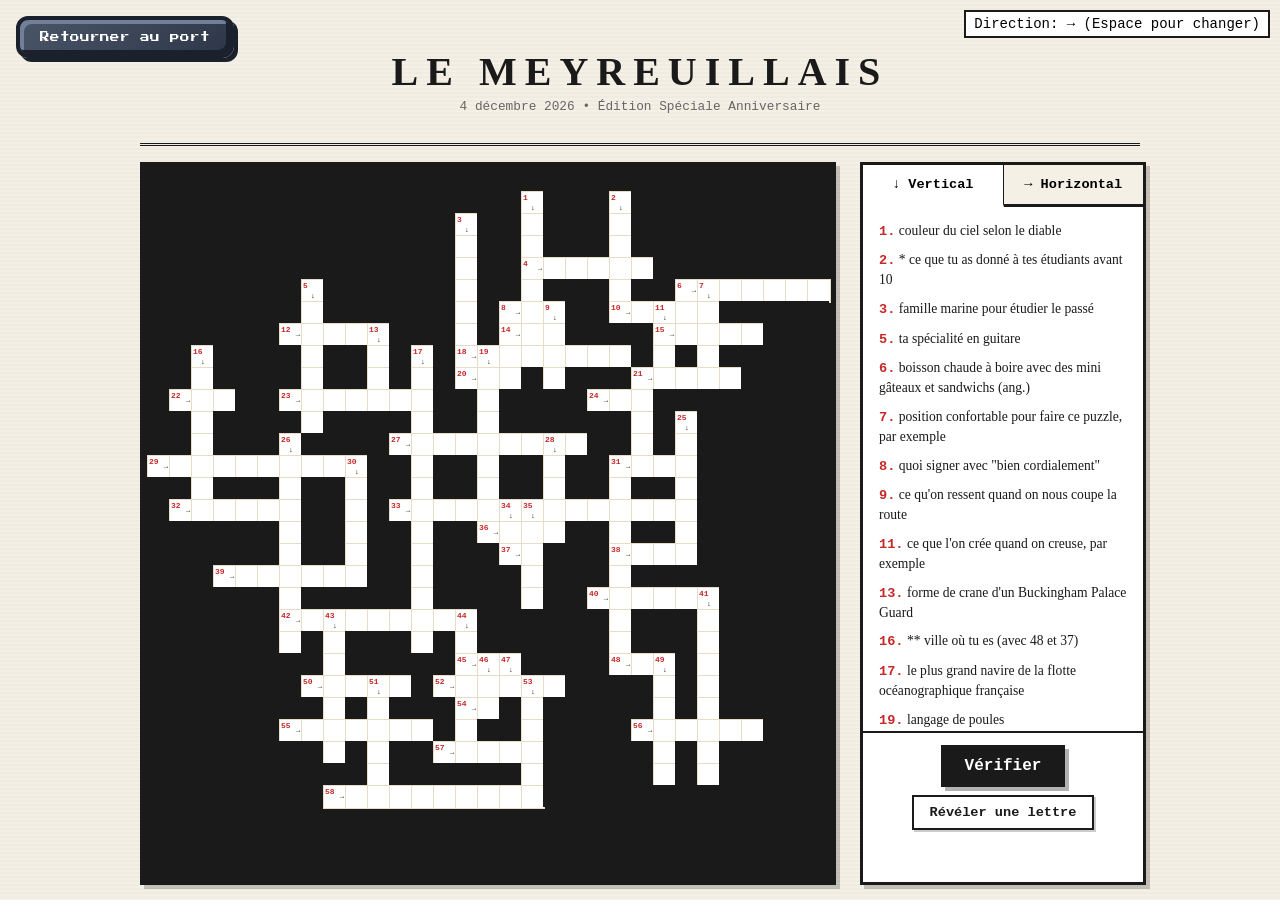
<file: puzzles/mots-fleches.html>
<!DOCTYPE html>
<html lang="fr">
<head>
    <meta charset="UTF-8">
    <meta name="viewport" content="width=device-width, initial-scale=1.0">
    <title>Mots Fléchés - Le Petit Aixois</title>
    <link rel="stylesheet" href="../assets/css/newspaper.css?v=7">
</head>
<body>
    <a href="../index.html" class="retour-btn">Retourner au port</a>
    <div class="newspaper-bg"></div>
    
    <div class="container">
        <header class="newspaper-header">
            <h1 class="newspaper-title">Le Meyreuillais</h1>
            <p class="newspaper-date" id="newspaper-date"></p>
            <script>
                const today = new Date();
                const options = { day: 'numeric', month: 'long', year: 'numeric' };
                const formatted = today.toLocaleDateString('fr-FR', options);
                document.getElementById('newspaper-date').textContent = formatted + ' • Édition Spéciale Anniversaire';
            </script>
        </header>

        <main>
            <div class="mots-container">
                <div class="grid-wrapper">
                    <div id="fleches-grid" class="fleches-grid"></div>
                </div>
                
                <div class="clues-panel">
                    <div class="clues-tabs">
                        <button class="tab-btn active" data-tab="vertical">↓ Vertical</button>
                        <button class="tab-btn" data-tab="horizontal">→ Horizontal</button>
                    </div>
                    <div class="clues-content">
                        <div class="clues-section" id="horizontal-clues"></div>
                        <div class="clues-section active" id="vertical-clues"></div>
                    </div>
                    <div class="check-section">
                        <button id="check-btn" class="btn-primary">Vérifier</button>
                        <button id="reveal-btn" class="btn-secondary">Révéler une lettre</button>
                        <div id="feedback" class="feedback"></div>
                    </div>
                </div>
            </div>
        </main>
    </div>

    <script src="../assets/js/puzzle-nav.js"></script>
    <script>
        // ============================================
        // PUZZLE CONFIG - Mots fléchés pour Vincent
        // Generated from grid_answers.csv + grid_clues.csv
        // ============================================
        const GRID_ROWS = 28;
        const GRID_COLS = 31;
        const ROW_OFFSET = 1; // Shift grid down by 1 row

        const WORDS = [
            { word: 'ULTIME', direction: 'horizontal', startRow: 3, startCol: 17, clue: 'qui vient en tout dernier lieu dans le temps' },
            { word: 'TAVERNE', direction: 'horizontal', startRow: 4, startCol: 24, clue: 'ce que tu gères avec Maëva de temps en temps' },
            { word: 'MER', direction: 'horizontal', startRow: 5, startCol: 16, clue: 'on peut plonger dedans' },
            { word: 'NOTES', direction: 'horizontal', startRow: 5, startCol: 21, clue: '* ce que tu as donné à tes étudiants hier après avoir donné 2' },
            { word: 'HAMAC', direction: 'horizontal', startRow: 6, startCol: 6, clue: 'lit pour un matelot' },
            { word: 'AAA', direction: 'horizontal', startRow: 6, startCol: 16, clue: 'type de pile que tu m\'as prêté pour le projecteur' },
            { word: 'RASER', direction: 'horizontal', startRow: 6, startCol: 23, clue: 'ce que tu te fais de temps en temps pour que ta barbe me gratte' },
            { word: 'EPINGLES', direction: 'horizontal', startRow: 7, startCol: 14, clue: 'fleur orange spéciale qui a traversé la manche en avion, PELOTE d\'___' },
            { word: 'SOL', direction: 'horizontal', startRow: 8, startCol: 14, clue: 'du carrelage, par exemple' },
            { word: 'OUEST', direction: 'horizontal', startRow: 8, startCol: 22, clue: 'sens boussole du coucher de soleil' },
            { word: 'EON', direction: 'horizontal', startRow: 9, startCol: 1, clue: 'une très longue période de temps' },
            { word: 'DOCTEUR', direction: 'horizontal', startRow: 9, startCol: 6, clue: 'ton bientôt titre' },
            { word: 'TER', direction: 'horizontal', startRow: 9, startCol: 20, clue: 'train local je peux prendre pour venir te voir' },
            { word: 'CORNEMUSE', direction: 'horizontal', startRow: 11, startCol: 11, clue: 'instrument typique d\'Écosse' },
            { word: 'MANTECADOS', direction: 'horizontal', startRow: 12, startCol: 0, clue: 'biscuit que ta mère fait à Noël' },
            { word: 'SEEN', direction: 'horizontal', startRow: 12, startCol: 21, clue: 'participe passé de \"voir\" (ang.)' },
            { word: 'CEREGE', direction: 'horizontal', startRow: 14, startCol: 1, clue: 'nom de l\'organisation dans laquelle tu es actuellement' },
            { word: 'GUARIMPRIMANTE', direction: 'horizontal', startRow: 14, startCol: 11, clue: 'ta machine qui travaille avec du filament' },
            { word: 'SUIT', direction: 'horizontal', startRow: 15, startCol: 15, clue: 'tenue pour une occasion spéciale (ang.)' },
            { word: 'EN', direction: 'horizontal', startRow: 16, startCol: 16, clue: '** ville où tu es (avec 48 et 16)' },
            { word: 'SEPT', direction: 'horizontal', startRow: 16, startCol: 21, clue: 'racine carré de 49' },
            { word: 'MABICHE', direction: 'horizontal', startRow: 17, startCol: 3, clue: 'à qui chanter \"ich liebe dich\" (deux mots)' },
            { word: 'COCOON', direction: 'horizontal', startRow: 18, startCol: 20, clue: 'tu me manques comme son ___ manque à un papillon' },
            { word: 'ESPERANCE', direction: 'horizontal', startRow: 19, startCol: 6, clue: 'ta copine en français' },
            { word: 'PUB', direction: 'horizontal', startRow: 21, startCol: 14, clue: 'bon endroit pour prendre un verre' },
            { word: 'AIX', direction: 'horizontal', startRow: 21, startCol: 21, clue: '** ville où tu es (avec 37 et 16)' },
            { word: 'DODOS', direction: 'horizontal', startRow: 22, startCol: 7, clue: 'oiseau disparu, peluche, et toi' },
            { word: 'CANARD', direction: 'horizontal', startRow: 22, startCol: 13, clue: 'ça casse pas trois pattes à un ___' },
            { word: 'GO', direction: 'horizontal', startRow: 23, startCol: 14, clue: 'opposé de STOP (ang.)' },
            { word: 'LONDRES', direction: 'horizontal', startRow: 24, startCol: 6, clue: 'ville à 1 000 km (mais qui compte…)' },
            { word: 'KISSES', direction: 'horizontal', startRow: 24, startCol: 22, clue: 'ce avec quoi je te couvrirais si j\'étais là (ang.)' },
            { word: 'BEANS', direction: 'horizontal', startRow: 25, startCol: 13, clue: 'petit déjeuner britannique (ang.)' },
            { word: 'ZANAHORIAS', direction: 'horizontal', startRow: 27, startCol: 8, clue: 'ni carottas ni carottos' },
            { word: 'PROVENCE', direction: 'vertical', startRow: 7, startCol: 2, clue: '** ville où tu es (avec 48 et 37)' },
            { word: 'MADELEINES', direction: 'vertical', startRow: 11, startCol: 6, clue: 'ta spécialité en patisserie' },
            { word: 'SHALLOW', direction: 'vertical', startRow: 4, startCol: 7, clue: 'ta spécialité en guitare' },
            { word: 'POLOGNE', direction: 'vertical', startRow: 19, startCol: 8, clue: 'destination de rêve pour un geek de camps de concentration' },
            { word: 'SESAME', direction: 'vertical', startRow: 12, startCol: 9, clue: 'graines qui peuvent sauver tout plat moche en garniture' },
            { word: 'CONE', direction: 'vertical', startRow: 6, startCol: 10, clue: 'forme de crane d\'un Buckingham Palace Guard' },
            { word: 'OURSIN', direction: 'vertical', startRow: 22, startCol: 10, clue: 'tu as une squelette de cet animal dans ta chambre' },
            { word: 'MARIONDUFRESNE', direction: 'vertical', startRow: 7, startCol: 12, clue: 'le plus grand navire de la flotte océanographique française' },
            { word: 'BIVALVES', direction: 'vertical', startRow: 1, startCol: 14, clue: 'famille marine pour étudier le passé' },
            { word: 'ESPAGNE', direction: 'vertical', startRow: 19, startCol: 14, clue: 'déstination éclipse 2026' },
            { word: 'POULENAIS', direction: 'vertical', startRow: 7, startCol: 15, clue: 'langage de poules' },
            { word: 'UNO', direction: 'vertical', startRow: 21, startCol: 15, clue: 'jeu de cartes où il faut parler Éspagnol' },
            { word: 'MAIL', direction: 'vertical', startRow: 5, startCol: 16, clue: 'quoi signer avec \"bien cordialement\"' },
            { word: 'MUE', direction: 'vertical', startRow: 14, startCol: 16, clue: 'renouvellement de la peau/poils/plumes d\'un animal' },
            { word: 'BA', direction: 'vertical', startRow: 21, startCol: 16, clue: 'bruit que fait un mouton (au moins à mon avis)' },
            { word: 'CERULEAN', direction: 'vertical', startRow: 0, startCol: 17, clue: 'couleur du ciel selon le diable' },
            { word: 'PINKY', direction: 'vertical', startRow: 14, startCol: 17, clue: 'le plus petit doigt (ang.)' },
            { word: 'RUSSES', direction: 'vertical', startRow: 22, startCol: 17, clue: 'ceux qui aiment prendre du champagne pour le petit dej, selon ton père' },
            { word: 'RAGE', direction: 'vertical', startRow: 5, startCol: 18, clue: 'ce qu\'on ressent quand on nous coupe la route' },
            { word: 'SHORT', direction: 'vertical', startRow: 11, startCol: 18, clue: 'adjectif qu\'on peut donner à du pain en Écosse (ang.)' },
            { word: 'EXAMEN', direction: 'vertical', startRow: 0, startCol: 21, clue: '* ce que tu as donné à tes étudiants avant 10' },
            { word: 'SHAKSHOUKA', direction: 'vertical', startRow: 12, startCol: 21, clue: 'vraie écriture d\'un plat africain aux tomates, poivrons, œufs' },
            { word: 'ORAGE', direction: 'vertical', startRow: 8, startCol: 22, clue: 'temps cosy pour rester sous la couette' },
            { word: 'TROU', direction: 'vertical', startRow: 5, startCol: 23, clue: 'ce que l\'on crée quand on creuse, par exemple' },
            { word: 'XAVIER', direction: 'vertical', startRow: 21, startCol: 23, clue: 'instructeur de plongée en Malaisie' },
            { word: 'TEA', direction: 'vertical', startRow: 4, startCol: 24, clue: 'boisson chaude à boire avec des mini gâteaux et sandwichs (ang.)' },
            { word: 'MANGENT', direction: 'vertical', startRow: 10, startCol: 24, clue: '\"un chat, une tortue, des poissons rouges, ils ne ___ rien\" selon Feu Chatterton' },
            { word: 'ASSIS', direction: 'vertical', startRow: 4, startCol: 25, clue: 'position confortable pour faire ce puzzle, par exemple' },
            { word: 'NATURISTE', direction: 'vertical', startRow: 18, startCol: 25, clue: 'type de plage que l\'on peut retrouver sur la côte bleue' },
        ];

        // ============================================
        // GRID RENDERING
        // ============================================

        const cellData = {};
        const clueNumbers = {};

        // First pass: mark all cells that have letters
        WORDS.forEach(wordObj => {
            const { word, direction, startRow, startCol } = wordObj;
            for (let i = 0; i < word.length; i++) {
                const row = direction === 'horizontal' ? startRow : startRow + i;
                const col = direction === 'horizontal' ? startCol + i : startCol;
                const key = `${row}-${col}`;
                cellData[key] = { letter: word[i], row, col };
            }
        });

        // Collect all unique starting positions and sort by row, then column
        const startPositions = [...new Set(WORDS.map(w => `${w.startRow}-${w.startCol}`))]
            .map(pos => {
                const [row, col] = pos.split('-').map(Number);
                return { row, col, key: pos };
            })
            .sort((a, b) => a.row !== b.row ? a.row - b.row : a.col - b.col);

        // Assign clue numbers based on sorted positions
        startPositions.forEach((pos, index) => {
            clueNumbers[pos.key] = index + 1;
        });

        // Assign clue numbers to words
        WORDS.forEach(wordObj => {
            const key = `${wordObj.startRow}-${wordObj.startCol}`;
            wordObj.clueNumber = clueNumbers[key];
        });

        function createGrid() {
            const grid = document.getElementById('fleches-grid');
            grid.style.gridTemplateColumns = `repeat(${GRID_COLS}, 22px)`;
            grid.style.gridTemplateRows = `repeat(${GRID_ROWS + ROW_OFFSET}, 22px)`;

            for (let row = 0; row < GRID_ROWS + ROW_OFFSET; row++) {
                for (let col = 0; col < GRID_COLS; col++) {
                    const dataRow = row - ROW_OFFSET;
                    const key = `${dataRow}-${col}`;
                    const cell = document.createElement('div');
                    cell.className = 'grid-cell';
                    cell.dataset.row = dataRow;
                    cell.dataset.col = col;
                    
                    if (cellData[key]) {
                        cell.classList.add('active');
                        
                        const startWord = WORDS.find(w => w.startRow === dataRow && w.startCol === col);
                        if (startWord) {
                            const numSpan = document.createElement('span');
                            numSpan.className = 'clue-number';
                            numSpan.textContent = startWord.clueNumber;
                            cell.appendChild(numSpan);
                            
                            const arrow = document.createElement('span');
                            arrow.className = `arrow ${startWord.direction === 'horizontal' ? 'right' : 'down'}`;
                            arrow.textContent = startWord.direction === 'horizontal' ? '→' : '↓';
                            cell.appendChild(arrow);
                        }
                        
                        const input = document.createElement('input');
                        input.type = 'text';
                        input.maxLength = 1;
                        input.dataset.answer = cellData[key].letter;
                        input.dataset.row = dataRow;
                        input.dataset.col = col;
                        cell.appendChild(input);
                    } else {
                        cell.classList.add('blocked');
                    }
                    
                    grid.appendChild(cell);
                }
            }
            
            renderClues();
        }
        
        // Build link groups for clues that share indicators (*, **, ***)
        function buildLinkGroups() {
            const groups = {};
            WORDS.forEach((w, idx) => {
                const match = w.clue.match(/^(\*+)\s/);
                if (match) {
                    const marker = match[1];
                    if (!groups[marker]) groups[marker] = [];
                    groups[marker].push(idx);
                }
            });
            return groups;
        }
        
        const linkGroups = buildLinkGroups();
        
        function renderClues() {
            const hContainer = document.getElementById('horizontal-clues');
            const vContainer = document.getElementById('vertical-clues');

            // Clear existing content
            hContainer.innerHTML = '';
            vContainer.innerHTML = '';

            const hWords = WORDS.filter(w => w.direction === 'horizontal').sort((a, b) => a.clueNumber - b.clueNumber);
            const vWords = WORDS.filter(w => w.direction === 'vertical').sort((a, b) => a.clueNumber - b.clueNumber);

            hWords.forEach(w => {
                const wordIdx = WORDS.indexOf(w);
                const linkGroup = Object.entries(linkGroups).find(([marker, indices]) => indices.includes(wordIdx))?.[0] || '';
                const div = document.createElement('div');
                div.className = 'clue-item';
                div.dataset.wordIndex = wordIdx;
                if (linkGroup) div.dataset.linkGroup = linkGroup;
                div.innerHTML = `<span class="clue-num">${w.clueNumber}.</span> ${w.clue}`;
                div.addEventListener('click', () => focusWord(w));
                hContainer.appendChild(div);
            });

            vWords.forEach(w => {
                const wordIdx = WORDS.indexOf(w);
                const linkGroup = Object.entries(linkGroups).find(([marker, indices]) => indices.includes(wordIdx))?.[0] || '';
                const div = document.createElement('div');
                div.className = 'clue-item';
                div.dataset.wordIndex = wordIdx;
                if (linkGroup) div.dataset.linkGroup = linkGroup;
                div.innerHTML = `<span class="clue-num">${w.clueNumber}.</span> ${w.clue}`;
                div.addEventListener('click', () => focusWord(w));
                vContainer.appendChild(div);
            });
        }
        
        // Direction toggle
        let currentDirection = 'horizontal';
        let dirIndicator = null;
        let lastFocusedInput = null; // Track last focused cell for reveal
        
        function focusWord(word) {
            currentDirection = word.direction;
            if (dirIndicator) {
                dirIndicator.textContent = `Direction: ${currentDirection === 'horizontal' ? '→' : '↓'} (Espace pour changer)`;
            }
            const input = document.querySelector(`input[data-row="${word.startRow}"][data-col="${word.startCol}"]`);
            if (input) {
                input.focus();
                input.select();
                highlightCurrentWord();
            }
        }
        
        function checkWordAt(row, col, direction) {
            // Find which word this cell belongs to
            const word = WORDS.find(w => {
                if (w.direction !== direction) return false;
                for (let i = 0; i < w.word.length; i++) {
                    const r = w.direction === 'horizontal' ? w.startRow : w.startRow + i;
                    const c = w.direction === 'horizontal' ? w.startCol + i : w.startCol;
                    if (r === row && c === col) return true;
                }
                return false;
            });
            
            if (!word) return;
            
            // Check all letters in this word
            for (let i = 0; i < word.word.length; i++) {
                const r = word.direction === 'horizontal' ? word.startRow : word.startRow + i;
                const c = word.direction === 'horizontal' ? word.startCol + i : word.startCol;
                const input = document.querySelector(`input[data-row="${r}"][data-col="${c}"]`);
                if (input && input.value.toUpperCase() === word.word[i]) {
                    input.classList.add('correct');
                    input.disabled = true;
                    input.readOnly = true;
                } else if (input) {
                    input.classList.remove('correct');
                }
            }
        }
        
        function moveToNextWord() {
            const activeInput = document.activeElement;
            if (!activeInput.matches('.grid-cell.active input')) return;

            const currentRow = parseInt(activeInput.dataset.row);
            const currentCol = parseInt(activeInput.dataset.col);

            // Find current word index (only in current direction), sorted by clue number
            const filteredWords = WORDS.filter(w => w.direction === currentDirection)
                .sort((a, b) => a.clueNumber - b.clueNumber);
            const currentWordIndex = filteredWords.findIndex(w => {
                for (let i = 0; i < w.word.length; i++) {
                    const r = w.direction === 'horizontal' ? w.startRow : w.startRow + i;
                    const c = w.direction === 'horizontal' ? w.startCol + i : w.startCol;
                    if (r === currentRow && c === currentCol) return true;
                }
                return false;
            });
            
            // Move to next word's start (wrap to first if at end)
            if (currentWordIndex !== -1) {
                const nextIndex = (currentWordIndex + 1) % filteredWords.length;
                const nextWord = filteredWords[nextIndex];
                const nextInput = document.querySelector(`input[data-row="${nextWord.startRow}"][data-col="${nextWord.startCol}"]`);
                if (nextInput && !nextInput.disabled) {
                    nextInput.focus();
                    nextInput.select();
                }
            }
        }
        
        function moveToPrevWord() {
            const activeInput = document.activeElement;
            if (!activeInput.matches('.grid-cell.active input')) return;

            const currentRow = parseInt(activeInput.dataset.row);
            const currentCol = parseInt(activeInput.dataset.col);

            // Find current word index (only in current direction), sorted by clue number
            const filteredWords = WORDS.filter(w => w.direction === currentDirection)
                .sort((a, b) => a.clueNumber - b.clueNumber);
            const currentWordIndex = filteredWords.findIndex(w => {
                for (let i = 0; i < w.word.length; i++) {
                    const r = w.direction === 'horizontal' ? w.startRow : w.startRow + i;
                    const c = w.direction === 'horizontal' ? w.startCol + i : w.startCol;
                    if (r === currentRow && c === currentCol) return true;
                }
                return false;
            });
            
            // Move to previous word's start
            if (currentWordIndex > 0) {
                const prevWord = filteredWords[currentWordIndex - 1];
                const prevInput = document.querySelector(`input[data-row="${prevWord.startRow}"][data-col="${prevWord.startCol}"]`);
                if (prevInput && !prevInput.disabled) {
                    prevInput.focus();
                    prevInput.select();
                }
            }
        }
        
        function checkAnswers() {
            const inputs = document.querySelectorAll('.grid-cell.active input');
            let correct = 0;
            const total = inputs.length;
            
            inputs.forEach(input => {
                const userAnswer = input.value.toUpperCase();
                const answer = input.dataset.answer;
                
                if (userAnswer === answer) {
                    input.classList.add('correct');
                    input.disabled = true;
                    input.readOnly = true;
                    correct++;
                } else {
                    input.classList.remove('correct');
                }
            });
            
            const feedback = document.getElementById('feedback');
            
            if (correct === total) {
                document.getElementById('success-overlay').classList.add('show');
                document.getElementById('check-btn').disabled = true;
            } else {
                feedback.className = 'feedback error';
                feedback.textContent = `${correct}/${total} lettres correctes. Continue...`;
            }
        }

        function revealLetter() {
            // Use last focused input since button click steals focus
            const activeInput = lastFocusedInput;
            if (!activeInput || activeInput.disabled) {
                const feedback = document.getElementById('feedback');
                feedback.className = 'feedback hint';
                feedback.textContent = 'Cliquez sur une case d\'abord...';
                return;
            }

            const row = parseInt(activeInput.dataset.row);
            const col = parseInt(activeInput.dataset.col);
            const answer = activeInput.dataset.answer;

            // Reveal the letter
            activeInput.value = answer;
            activeInput.classList.add('revealed');
            activeInput.disabled = true;
            activeInput.readOnly = true;

            // Move to next empty cell in current word
            moveToNextEmptyInWord(row, col);
        }

        function moveToNextEmptyInWord(currentRow, currentCol) {
            // Find the word at current position in current direction
            const word = WORDS.find(w => {
                if (w.direction !== currentDirection) return false;
                for (let i = 0; i < w.word.length; i++) {
                    const r = w.direction === 'horizontal' ? w.startRow : w.startRow + i;
                    const c = w.direction === 'horizontal' ? w.startCol + i : w.startCol;
                    if (r === currentRow && c === currentCol) return true;
                }
                return false;
            });

            if (!word) return;

            // Find next empty cell in this word
            for (let i = 0; i < word.word.length; i++) {
                const r = word.direction === 'horizontal' ? word.startRow : word.startRow + i;
                const c = word.direction === 'horizontal' ? word.startCol + i : word.startCol;
                const input = document.querySelector(`input[data-row="${r}"][data-col="${c}"]`);
                if (input && !input.disabled && !input.value) {
                    input.focus();
                    input.select();
                    return;
                }
            }
        }

        function highlightCurrentWord() {
            // Clear all word highlights
            document.querySelectorAll('.grid-cell.word-highlight').forEach(cell => {
                cell.classList.remove('word-highlight');
            });
            document.querySelectorAll('.grid-cell.linked-word-highlight').forEach(cell => {
                cell.classList.remove('linked-word-highlight');
            });

            // Clear all clue highlights
            document.querySelectorAll('.clue-item.highlighted').forEach(item => {
                item.classList.remove('highlighted');
            });
            document.querySelectorAll('.clue-item.linked-highlight').forEach(item => {
                item.classList.remove('linked-highlight');
            });

            const activeInput = document.activeElement;
            if (!activeInput.matches('.grid-cell.active input')) return;

            const currentRow = parseInt(activeInput.dataset.row);
            const currentCol = parseInt(activeInput.dataset.col);

            // Find the word at current position in current direction
            const word = WORDS.find(w => {
                if (w.direction !== currentDirection) return false;
                for (let i = 0; i < w.word.length; i++) {
                    const r = w.direction === 'horizontal' ? w.startRow : w.startRow + i;
                    const c = w.direction === 'horizontal' ? w.startCol + i : w.startCol;
                    if (r === currentRow && c === currentCol) return true;
                }
                return false;
            });

            if (!word) return;

            // Highlight all cells in this word except the focused one
            for (let i = 0; i < word.word.length; i++) {
                const r = word.direction === 'horizontal' ? word.startRow : word.startRow + i;
                const c = word.direction === 'horizontal' ? word.startCol + i : word.startCol;
                if (r === currentRow && c === currentCol) continue; // skip focused cell
                const cell = document.querySelector(`.grid-cell[data-row="${r}"][data-col="${c}"]`);
                if (cell) cell.classList.add('word-highlight');
            }

            // Highlight the current clue
            const wordIdx = WORDS.indexOf(word);
            document.querySelectorAll(`.clue-item[data-word-index="${wordIdx}"]`).forEach(item => {
                item.classList.add('highlighted');
            });

            // Find and highlight linked clues and their words (separate gray highlight)
            const linkGroupKey = Object.entries(linkGroups).find(([marker, indices]) => indices.includes(wordIdx))?.[0];
            if (linkGroupKey) {
                linkGroups[linkGroupKey].forEach(idx => {
                    // Skip the current word entirely - it gets yellow highlight
                    if (idx === wordIdx) return;
                    
                    // Highlight linked clue
                    document.querySelectorAll(`.clue-item[data-word-index="${idx}"]`).forEach(item => {
                        item.classList.add('linked-highlight');
                    });
                    
                    // Highlight linked word cells in grid (except focused cell)
                    const linkedWord = WORDS[idx];
                    for (let i = 0; i < linkedWord.word.length; i++) {
                        const r = linkedWord.direction === 'horizontal' ? linkedWord.startRow : linkedWord.startRow + i;
                        const c = linkedWord.direction === 'horizontal' ? linkedWord.startCol + i : linkedWord.startCol;
                        // Skip the focused cell
                        if (r === currentRow && c === currentCol) continue;
                        const cell = document.querySelector(`.grid-cell[data-row="${r}"][data-col="${c}"]`);
                        if (cell) {
                            cell.classList.add('linked-word-highlight');
                        }
                    }
                });
            }
        }
        
        document.addEventListener('DOMContentLoaded', () => {
            createGrid();
            document.getElementById('check-btn').addEventListener('click', checkAnswers);
            document.getElementById('reveal-btn').addEventListener('click', revealLetter);
            
            // Direction indicator
            dirIndicator = document.createElement('div');
            dirIndicator.id = 'direction-indicator';
            dirIndicator.style.cssText = 'position:fixed;top:10px;right:10px;font-family:monospace;font-size:14px;background:#fff;padding:4px 8px;border:2px solid #1a1a1a;';
            dirIndicator.textContent = 'Direction: → (Espace pour changer)';
            document.body.appendChild(dirIndicator);
            
            // Toggle direction with Space (only if word exists in that direction)
            document.addEventListener('keydown', e => {
                if (e.code === 'Space' && document.activeElement.matches('.grid-cell.active input')) {
                    e.preventDefault();
                    const row = parseInt(document.activeElement.dataset.row);
                    const col = parseInt(document.activeElement.dataset.col);

                    // Check if there's a word in each direction at this position
                    const hasHorizontal = WORDS.some(w => {
                        if (w.direction !== 'horizontal') return false;
                        for (let i = 0; i < w.word.length; i++) {
                            if (w.startRow === row && w.startCol + i === col) return true;
                        }
                        return false;
                    });

                    const hasVertical = WORDS.some(w => {
                        if (w.direction !== 'vertical') return false;
                        for (let i = 0; i < w.word.length; i++) {
                            if (w.startRow + i === row && w.startCol === col) return true;
                        }
                        return false;
                    });

                    // Only toggle if the other direction has a word
                    const newDirection = currentDirection === 'horizontal' ? 'vertical' : 'horizontal';
                    const canSwitch = newDirection === 'horizontal' ? hasHorizontal : hasVertical;

                    if (canSwitch) {
                        currentDirection = newDirection;
                        dirIndicator.textContent = `Direction: ${currentDirection === 'horizontal' ? '→' : '↓'} (Espace pour changer)`;
                        highlightCurrentWord();
                    }
                }
                
                // Move to next/previous word on Enter
                if (e.key === 'Enter') {
                    e.preventDefault();
                    if (e.shiftKey) {
                        moveToPrevWord();
                    } else {
                        moveToNextWord();
                    }
                }
            });
            
            // Auto-advance after typing
            document.addEventListener('input', e => {
                // Clear feedback on new input
                const feedback = document.getElementById('feedback');
                feedback.className = 'feedback';
                feedback.textContent = '';
                
                if (e.target.matches('.grid-cell.active input') && e.target.value.length === 1) {
                    const row = parseInt(e.target.dataset.row);
                    const col = parseInt(e.target.dataset.col);
                    let nextInput;
                    
                    if (currentDirection === 'horizontal') {
                        nextInput = document.querySelector(`input[data-row="${row}"][data-col="${col + 1}"]`);
                    } else {
                        nextInput = document.querySelector(`input[data-row="${row + 1}"][data-col="${col}"]`);
                    }
                    
                    if (nextInput) {
                        nextInput.focus();
                        nextInput.select();
                    }
                }
            });
            
            // Select text on focus
            document.addEventListener('focusin', e => {
                if (e.target.matches('.grid-cell.active input')) {
                    lastFocusedInput = e.target;
                    e.target.select();
                    highlightCurrentWord();
                }
                // Clear feedback when clicking anywhere
                const feedback = document.getElementById('feedback');
                feedback.className = 'feedback';
                feedback.textContent = '';
            });
            
            // Arrow key navigation
            document.addEventListener('keydown', e => {
                if (!document.activeElement.matches('.grid-cell.active input')) return;
                
                const row = parseInt(document.activeElement.dataset.row);
                const col = parseInt(document.activeElement.dataset.col);
                let nextInput = null;
                
                switch(e.key) {
                    case 'ArrowRight':
                        nextInput = document.querySelector(`input[data-row="${row}"][data-col="${col + 1}"]`);
                        break;
                    case 'ArrowLeft':
                        nextInput = document.querySelector(`input[data-row="${row}"][data-col="${col - 1}"]`);
                        break;
                    case 'ArrowDown':
                        nextInput = document.querySelector(`input[data-row="${row + 1}"][data-col="${col}"]`);
                        break;
                    case 'ArrowUp':
                        nextInput = document.querySelector(`input[data-row="${row - 1}"][data-col="${col}"]`);
                        break;
                    case 'Backspace':
                        if (document.activeElement.value === '') {
                            e.preventDefault();
                            let prevInput;
                            if (currentDirection === 'horizontal') {
                                prevInput = document.querySelector(`input[data-row="${row}"][data-col="${col - 1}"]`);
                            } else {
                                prevInput = document.querySelector(`input[data-row="${row - 1}"][data-col="${col}"]`);
                            }
                            if (prevInput) {
                                prevInput.focus();
                                prevInput.select();
                            }
                        }
                        break;
                }
                
                if (nextInput) {
                    e.preventDefault();
                    nextInput.focus();
                }
            });
            
            // Tab switching for clues
            document.querySelectorAll('.tab-btn').forEach(btn => {
                btn.addEventListener('click', () => {
                    // Update active tab button
                    document.querySelectorAll('.tab-btn').forEach(b => b.classList.remove('active'));
                    btn.classList.add('active');
                    
                    // Update active clues section
                    const tab = btn.dataset.tab;
                    document.querySelectorAll('.clues-section').forEach(s => s.classList.remove('active'));
                    document.getElementById(`${tab}-clues`).classList.add('active');
                });
            });
            
            // Save progress to localStorage
            function saveProgress() {
                const inputs = document.querySelectorAll('.grid-cell.active input');
                const progress = {};
                inputs.forEach(input => {
                    if (input.value) {
                        progress[`${input.dataset.row}-${input.dataset.col}`] = input.value.toUpperCase();
                    }
                });
                localStorage.setItem('mots-fleches-progress', JSON.stringify(progress));
            }
            
            // Load progress from localStorage
            function loadProgress() {
                const saved = localStorage.getItem('mots-fleches-progress');
                if (saved) {
                    try {
                        const progress = JSON.parse(saved);
                        Object.entries(progress).forEach(([key, value]) => {
                            const [row, col] = key.split('-');
                            const input = document.querySelector(`input[data-row="${row}"][data-col="${col}"]`);
                            if (input && !input.disabled) {
                                input.value = value;
                            }
                        });
                    } catch (e) {
                        console.error('Error loading progress:', e);
                    }
                }
            }
            
            // Save on every input
            document.querySelectorAll('.grid-cell.active input').forEach(input => {
                input.addEventListener('input', saveProgress);
            });
            
            // Load saved progress
            loadProgress();
            
            // Clear progress when puzzle is completed
            const originalCheckAnswers = checkAnswers;
            checkAnswers = function() {
                const inputs = document.querySelectorAll('.grid-cell.active input');
                let correct = 0;
                const total = inputs.length;
                
                inputs.forEach(input => {
                    const userAnswer = input.value.toUpperCase();
                    const answer = input.dataset.answer;
                    
                    if (userAnswer === answer) {
                        input.classList.add('correct');
                        input.disabled = true;
                        input.readOnly = true;
                        correct++;
                    } else {
                        input.classList.remove('correct');
                    }
                });
                
                const feedback = document.getElementById('feedback');
                
                if (correct === total) {
                    localStorage.removeItem('mots-fleches-progress');
                    document.getElementById('success-overlay').classList.add('show');
                    document.getElementById('check-btn').disabled = true;
                } else {
                    feedback.className = 'feedback error';
                    feedback.textContent = `${correct}/${total} lettres correctes. Continue...`;
                }
            };
        });
    </script>

    <!-- Success Overlay -->
    <div class="success-overlay" id="success-overlay">
        <div class="success-box">
            <h2>Bravo !</h2>
            <p>Tu as trouvé tous les mots même avec mes indices terribles, trop fort ! Mais est-ce que c'était un mots-croisés ou un mots-fléchés...</p>
            <a href="../index.html" class="retour-btn">Retourner au port</a>
        </div>
    </div>
</body>
</html>
</file>
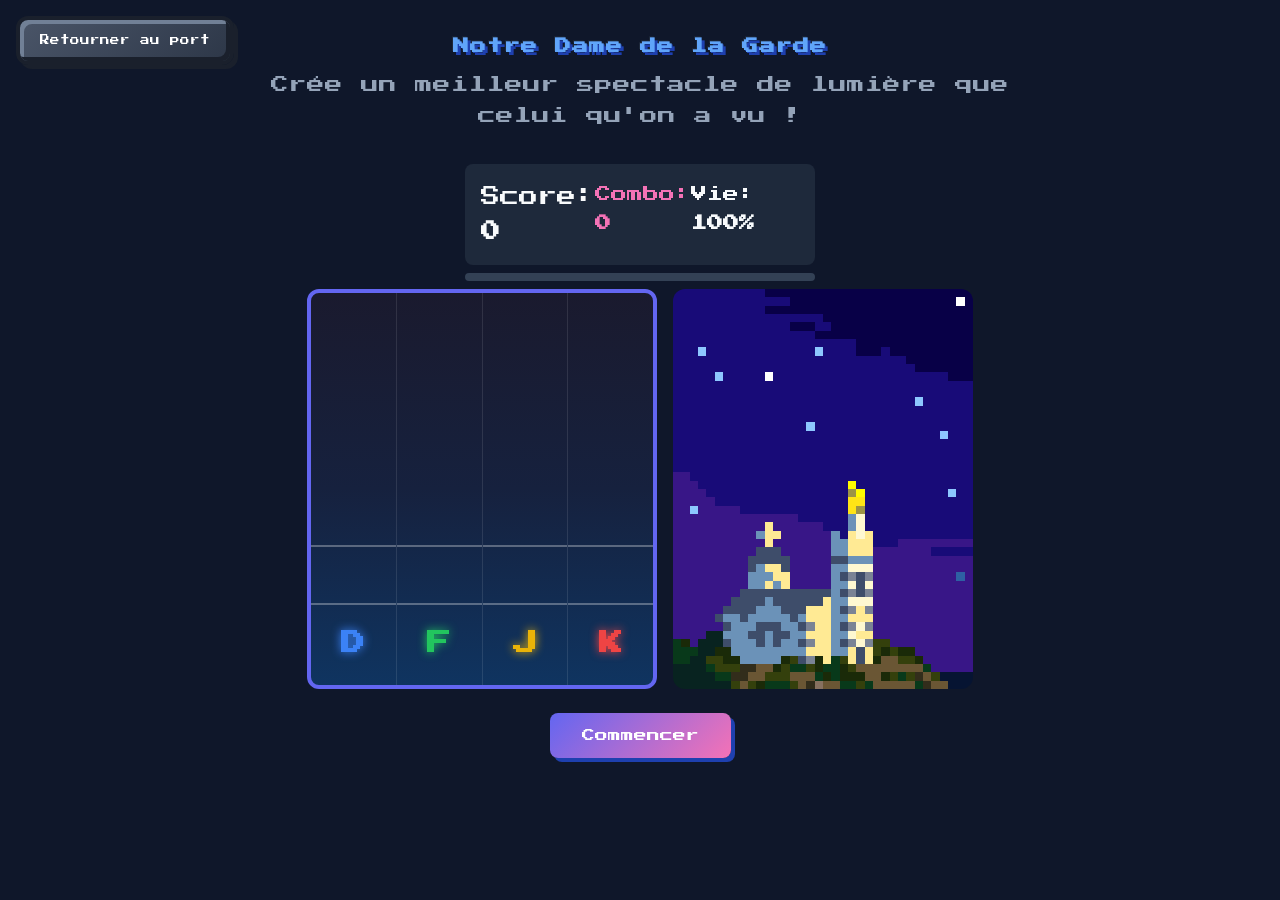
<file: puzzles/notre-dame-lights.html>
<!DOCTYPE html>
<html lang="fr">
<head>
    <meta charset="UTF-8">
    <meta name="viewport" content="width=device-width, initial-scale=1.0">
    <title>Notre Dame de la Garde - Light Show</title>
    <link rel="stylesheet" href="../assets/css/style.css">
    <link rel="stylesheet" href="../assets/css/puzzle.css">
    <style>
        .rhythm-container {
            display: flex;
            flex-direction: column;
            align-items: center;
            gap: 1rem;
        }

        .game-wrapper {
            display: flex;
            gap: 1rem;
            align-items: flex-start;
            position: relative;
        }

        .game-area {
            position: relative;
            width: 350px;
            height: 400px;
            background: linear-gradient(180deg, #1a1a2e 0%, #16213e 50%, #0f3460 100%);
            border: 4px solid var(--primary);
            border-radius: 12px;
            overflow: hidden;
        }

        .notredame-image {
            width: 300px;
            height: 400px;
            border-radius: 12px;
            overflow: hidden;
            position: relative;
        }

        .notredame-image img {
            width: 100%;
            height: 100%;
            object-fit: cover;
            image-rendering: pixelated;
            image-rendering: crisp-edges;
        }

        /* Beam source sprites on Notre-Dame */
        .beam-source-container {
            position: absolute;
            top: 0;
            left: 0;
            width: 100%;
            height: 100%;
            pointer-events: none;
            z-index: 2;
        }

        .beam-source {
            position: absolute;
            width: 120px;
            height: 200px;
            opacity: 0;
            transition: opacity 0.1s;
            bottom: 5%;
        }

        .beam-source.active {
            opacity: 1;
        }

        /* Lane positions - all at same vertical, spaced horizontally (shifted left) */
        .beam-source[data-lane="0"] { left: -5%; bottom: 2%; }   /* Blue - slightly lower */
        .beam-source[data-lane="1"] { left: 18%; }  /* Green (F) */
        .beam-source[data-lane="2"] { left: 41%; }  /* Yellow (J) */
        .beam-source[data-lane="3"] { left: 64%; bottom: 2%; }  /* Red - slightly lower */

        /* Blue beam - 30° up-left */
        .beam-source[data-lane="0"] svg {
            transform: rotate(-30deg);
        }

        /* Green and Yellow - straight up */
        .beam-source[data-lane="1"] svg,
        .beam-source[data-lane="2"] svg {
            transform: rotate(0deg);
        }

        /* Red beam - 30° up-right */
        .beam-source[data-lane="3"] svg {
            transform: rotate(30deg);
        }

        .lanes {
            position: absolute;
            top: 0;
            left: 0;
            width: 100%;
            height: 100%;
            display: flex;
        }

        .lane {
            flex: 1;
            border-right: 1px solid rgba(255,255,255,0.1);
            position: relative;
        }

        .lane:last-child {
            border-right: none;
        }

        .target-zone {
            position: absolute;
            bottom: 80px;
            left: 0;
            width: 100%;
            height: 60px;
            border-top: 2px solid rgba(255,255,255,0.3);
            border-bottom: 2px solid rgba(255,255,255,0.3);
        }

        .key-indicator {
            position: absolute;
            bottom: 20px;
            width: 100%;
            text-align: center;
            font-size: 1.5rem;
            font-weight: bold;
            color: rgba(255,255,255,0.5);
            text-shadow: 0 0 10px currentColor;
        }

        .lane:nth-child(1) .key-indicator { color: var(--beam-blue, #3b82f6); }
        .lane:nth-child(2) .key-indicator { color: var(--beam-green, #22c55e); }
        .lane:nth-child(3) .key-indicator { color: var(--beam-yellow, #eab308); }
        .lane:nth-child(4) .key-indicator { color: var(--beam-red, #ef4444); }

        .beam {
            position: absolute;
            left: 50%;
            transform: translateX(-50%);
            width: 30px;
            height: 40px;
            pointer-events: none;
        }

        .beam img {
            width: 100%;
            height: 100%;
            object-fit: contain;
            image-rendering: pixelated;
        }

        .stats-bar {
            display: flex;
            justify-content: space-between;
            width: 400px;
            padding: 1rem;
            background: var(--surface);
            border-radius: 8px;
        }

        .score-display {
            font-size: 1.2rem;
        }

        .combo-display {
            color: var(--secondary);
        }

        .progress-container {
            width: 400px;
            height: 8px;
            background: var(--surface-light);
            border-radius: 4px;
            overflow: hidden;
        }

        .progress-fill {
            height: 100%;
            background: linear-gradient(90deg, var(--primary), var(--secondary));
            width: 0%;
            transition: width 0.1s;
        }

        .key-hints {
            display: flex;
            gap: 1rem;
            margin-bottom: 1rem;
        }

        .btn-play {
            background: linear-gradient(135deg, #3b82f6, #1d4ed8);
            color: white;
            border: none;
            padding: 1rem 2rem;
            font-family: 'Press Start 2P', monospace;
            font-size: 0.7rem;
            border-radius: 8px;
            cursor: pointer;
            box-shadow: 4px 4px 0 #1e40af;
            transition: all 0.2s;
        }

        .btn-play:hover {
            transform: translate(-2px, -2px);
            box-shadow: 6px 6px 0 #1e40af;
        }

        .btn-play:active {
            transform: translate(0, 0);
            box-shadow: 2px 2px 0 #1e40af;
        }

        .key-hint {
            display: flex;
            flex-direction: column;
            align-items: center;
            gap: 0.5rem;
        }

        .key-hint span {
            padding: 0.5rem 1rem;
            background: var(--surface-light);
            border-radius: 8px;
            font-size: 1.2rem;
        }

        .btn-play {
            padding: 1rem 2rem;
            background: linear-gradient(135deg, var(--primary), var(--secondary));
            border: none;
            border-radius: 8px;
            color: white;
            font-family: 'Press Start 2P', monospace;
            font-size: 0.8rem;
            cursor: pointer;
            transition: transform 0.2s;
        }

        .btn-play:hover {
            transform: scale(1.05);
        }

        .hit-feedback {
            position: absolute;
            bottom: 100px;
            left: 50%;
            transform: translateX(-50%);
            font-size: 1.2rem;
            font-weight: bold;
            opacity: 0;
            pointer-events: none;
            text-shadow: 0 0 10px currentColor;
        }

        .hit-feedback.perfect {
            color: #22c55e;
            animation: hitPop 0.5s ease;
        }

        .hit-feedback.good {
            color: #eab308;
            animation: hitPop 0.5s ease;
        }

        .hit-feedback.miss {
            color: #ef4444;
            animation: hitPop 0.5s ease;
        }

        @keyframes hitPop {
            0% { opacity: 1; transform: translateX(-50%) translateY(0); }
            100% { opacity: 0; transform: translateX(-50%) translateY(-30px); }
        }

        .result-stats {
            text-align: center;
            margin: 1rem 0;
        }

        .result-stats p {
            margin: 0.5rem 0;
        }
    </style>
</head>
<body>
    <a href="../index.html" class="retour-btn">Retourner au port</a>
    <div class="container">
        <header>
            <h1>Notre Dame de la Garde</h1>
            <p class="subtitle">Crée un meilleur spectacle de lumière que celui qu'on a vu !</p>
        </header>

        <main>
            <div style="display: flex; flex-direction: column; align-items: center; gap: 0.5rem;">
                    <div class="stats-bar" style="width: 350px;">
                        <div class="score-display">Score: <strong id="score">0</strong></div>
                        <div class="combo-display">Combo: <strong id="combo">0</strong></div>
                        <div>Vie: <strong id="health">100%</strong></div>
                    </div>

                    <div class="progress-container" style="width: 350px;">
                        <div class="progress-fill" id="progress"></div>
                    </div>

                    <div class="game-wrapper">
                        <div class="game-area" id="game-area">
                            <div class="lanes">
                                <div class="lane" data-lane="0">
                                    <div class="target-zone"></div>
                                    <div class="key-indicator">D</div>
                                </div>
                                <div class="lane" data-lane="1">
                                    <div class="target-zone"></div>
                                    <div class="key-indicator">F</div>
                                </div>
                                <div class="lane" data-lane="2">
                                    <div class="target-zone"></div>
                                    <div class="key-indicator">J</div>
                                </div>
                                <div class="lane" data-lane="3">
                                    <div class="target-zone"></div>
                                    <div class="key-indicator">K</div>
                                </div>
                            </div>
                            <div class="hit-feedback" id="hit-feedback"></div>
                        </div>
                        <div class="notredame-image">
                            <img src="../assets/images/notredame.png" alt="Notre-Dame de la Garde">
                            <div class="beam-source-container">
                                <div class="beam-source" data-lane="0">
                                    <svg viewBox="0 0 40 200" width="120" height="200">
                                        <defs>
                                            <linearGradient id="blueGrad" x1="0%" y1="100%" x2="0%" y2="0%">
                                                <stop offset="0%" style="stop-color:#3b82f6;stop-opacity:1" />
                                                <stop offset="100%" style="stop-color:#3b82f6;stop-opacity:0.3" />
                                            </linearGradient>
                                        </defs>
                                        <polygon points="15,200 25,200 40,0 0,0" fill="url(#blueGrad)" opacity="0.8"/>
                                    </svg>
                                </div>
                                <div class="beam-source" data-lane="1">
                                    <svg viewBox="0 0 40 200" width="120" height="200">
                                        <defs>
                                            <linearGradient id="greenGrad" x1="0%" y1="100%" x2="0%" y2="0%">
                                                <stop offset="0%" style="stop-color:#22c55e;stop-opacity:1" />
                                                <stop offset="100%" style="stop-color:#22c55e;stop-opacity:0.3" />
                                            </linearGradient>
                                        </defs>
                                        <polygon points="15,200 25,200 40,0 0,0" fill="url(#greenGrad)" opacity="0.8"/>
                                    </svg>
                                </div>
                                <div class="beam-source" data-lane="2">
                                    <svg viewBox="0 0 40 200" width="120" height="200">
                                        <defs>
                                            <linearGradient id="yellowGrad" x1="0%" y1="100%" x2="0%" y2="0%">
                                                <stop offset="0%" style="stop-color:#eab308;stop-opacity:1" />
                                                <stop offset="100%" style="stop-color:#eab308;stop-opacity:0.3" />
                                            </linearGradient>
                                        </defs>
                                        <polygon points="15,200 25,200 40,0 0,0" fill="url(#yellowGrad)" opacity="0.8"/>
                                    </svg>
                                </div>
                                <div class="beam-source" data-lane="3">
                                    <svg viewBox="0 0 40 200" width="120" height="200">
                                        <defs>
                                            <linearGradient id="redGrad" x1="0%" y1="100%" x2="0%" y2="0%">
                                                <stop offset="0%" style="stop-color:#ef4444;stop-opacity:1" />
                                                <stop offset="100%" style="stop-color:#ef4444;stop-opacity:0.3" />
                                            </linearGradient>
                                        </defs>
                                        <polygon points="15,200 25,200 40,0 0,0" fill="url(#redGrad)" opacity="0.8"/>
                                    </svg>
                                </div>
                            </div>
                        </div>
                    </div>

                    <button class="btn-play" id="start-btn" style="margin-top: 1rem;">Commencer</button>

                    <div id="feedback" class="feedback"></div>
            </div>
        </main>
    </div>

    <!-- Success Overlay -->
    <div class="success-overlay" id="success-overlay">
        <div class="success-box">
            <h2>Bravo !</h2>
            <p>Quel sens du rythme, quels réflexes...</p>
            <a href="../index.html" class="retour-btn">Retourner au port</a>
        </div>
    </div>

    <!-- Fail Overlay -->
    <div class="success-overlay" id="fail-overlay" style="display: none;">
        <div class="success-box">
            <h2>Oops...</h2>
            <p>Ré-essaie ?</p>
            <div style="display: flex; gap: 1rem; justify-content: center; margin-top: 1rem;">
                <button class="btn-play" id="retry-btn" style="background: linear-gradient(135deg, #22c55e, #16a34a); padding: 1rem 2rem; font-family: 'Press Start 2P', monospace; font-size: 0.7rem; border-radius: 8px; border: none; color: white; cursor: pointer; box-shadow: 4px 4px 0 #15803d;">Oui</button>
                <a href="../index.html" style="background: linear-gradient(135deg, #ef4444, #dc2626); padding: 1rem 2rem; font-family: 'Press Start 2P', monospace; font-size: 0.7rem; border-radius: 8px; border: none; color: white; text-decoration: none; cursor: pointer; box-shadow: 4px 4px 0 #b91c1c;">Non</a>
            </div>
        </div>
    </div>

    <script src="../assets/js/puzzle-nav.js"></script>
    <script>
        // Beam colors mapped to lanes (using inline SVG, no images needed)
        const BEAMS = [
            { lane: 0, color: '#3b82f6', name: 'blue' },
            { lane: 1, color: '#22c55e', name: 'green' },
            { lane: 2, color: '#eab308', name: 'yellow' },
            { lane: 3, color: '#ef4444', name: 'red' }
        ];

        // Beam source sprites for Notre-Dame overlay
        const BEAM_SOURCES = [
            { lane: 0, color: '#3b82f6' },
            { lane: 1, color: '#22c55e' },
            { lane: 2, color: '#eab308' },
            { lane: 3, color: '#ef4444' }
        ];

        // Beat map - faster, tighter timing
        // Format: { time: ms, lane: 0-3 }
        const BEAT_MAP = [
            { time: 600, lane: 2 },
            { time: 900, lane: 0 },
            { time: 1200, lane: 3 },
            { time: 1500, lane: 1 },
            { time: 1800, lane: 0 },
            { time: 1800, lane: 2 },
            { time: 2100, lane: 3 },
            { time: 2400, lane: 1 },
            { time: 2700, lane: 0 },
            { time: 3000, lane: 2 },
            { time: 3000, lane: 3 },
            { time: 3300, lane: 1 },
            { time: 3600, lane: 0 },
            { time: 3900, lane: 2 },
            { time: 4200, lane: 3 },
            { time: 4500, lane: 1 },
            { time: 4500, lane: 2 },
            { time: 4800, lane: 0 },
            { time: 5100, lane: 3 },
            { time: 5400, lane: 1 },
            { time: 5700, lane: 2 },
            { time: 6000, lane: 0 },
            { time: 6000, lane: 1 },
            { time: 6000, lane: 3 },
            { time: 6300, lane: 2 },
            { time: 6600, lane: 0 },
            { time: 6900, lane: 3 },
            { time: 7200, lane: 1 },
            { time: 7500, lane: 2 },
            { time: 7800, lane: 0 },
            { time: 8100, lane: 3 },
            { time: 8100, lane: 1 },
            { time: 8400, lane: 2 },
            { time: 8700, lane: 0 },
            { time: 9000, lane: 3 },
            { time: 9300, lane: 1 },
            { time: 9300, lane: 2 },
            { time: 9600, lane: 0 },
            { time: 9900, lane: 3 },
            { time: 10200, lane: 1 },
            { time: 10500, lane: 2 },
            { time: 10800, lane: 0 },
            { time: 10800, lane: 1 },
            { time: 10800, lane: 3 },
            { time: 11100, lane: 2 },
            { time: 11400, lane: 0 },
            { time: 11700, lane: 3 },
            { time: 12000, lane: 1 },
            { time: 12300, lane: 2 },
            { time: 12600, lane: 0 },
            { time: 12600, lane: 3 },
            { time: 12900, lane: 1 },
            { time: 13200, lane: 2 },
            { time: 13500, lane: 0 },
            { time: 13800, lane: 3 },
            { time: 13800, lane: 1 },
            { time: 14100, lane: 2 },
            { time: 14400, lane: 0 },
            { time: 14700, lane: 3 },
            { time: 15000, lane: 1 },
            { time: 15000, lane: 2 },
            { time: 15300, lane: 0 },
            { time: 15600, lane: 3 },
            { time: 15900, lane: 2 },
            { time: 16200, lane: 1 },
            { time: 16500, lane: 0 },
            { time: 16500, lane: 2 },
            { time: 16500, lane: 3 },
            { time: 16800, lane: 1 },
            { time: 17100, lane: 0 },
            { time: 17400, lane: 3 },
            { time: 17700, lane: 2 },
            { time: 18000, lane: 1 },
            { time: 18000, lane: 0 },
            { time: 18300, lane: 3 },
            { time: 18600, lane: 2 },
            { time: 18900, lane: 1 },
            { time: 19200, lane: 0 },
            { time: 19200, lane: 3 },
            { time: 19500, lane: 2 },
            { time: 19800, lane: 1 },
            { time: 20100, lane: 0 },
            { time: 20400, lane: 3 },
            { time: 20700, lane: 2 },
            { time: 20700, lane: 1 },
            { time: 21000, lane: 0 },
            { time: 21300, lane: 3 },
            { time: 21600, lane: 1 },
            { time: 21900, lane: 2 },
            { time: 21900, lane: 0 },
            { time: 21900, lane: 3 },
            { time: 22200, lane: 1 },
            { time: 22500, lane: 2 },
            { time: 22800, lane: 0 },
            { time: 23100, lane: 3 },
            { time: 23400, lane: 1 },
            { time: 23700, lane: 2 },
            { time: 23700, lane: 0 },
            { time: 24000, lane: 3 },
            { time: 24300, lane: 1 },
            { time: 24600, lane: 0 },
            { time: 24600, lane: 2 },
            { time: 24900, lane: 3 },
            { time: 25200, lane: 1 },
            { time: 25500, lane: 2 },
            { time: 25800, lane: 0 },
            { time: 25800, lane: 1 },
            { time: 25800, lane: 3 },
            { time: 26100, lane: 2 },
            { time: 26400, lane: 0 },
            { time: 26700, lane: 3 },
            { time: 27000, lane: 1 },
            { time: 27300, lane: 2 },
            { time: 27300, lane: 0 },
            { time: 27600, lane: 3 },
            { time: 27900, lane: 1 },
            { time: 28200, lane: 2 },
            { time: 28500, lane: 0 },
            { time: 28500, lane: 1 },
            { time: 28500, lane: 2 },
            { time: 28500, lane: 3 }
        ];

        // Game state
        let gameRunning = false;
        let score = 0;
        let combo = 0;
        let maxCombo = 0;
        let health = 100;
        let startTime = 0;
        let beams = [];
        let animationId = null;

        // Timing
        const BEAM_SPEED = 300; // pixels per second
        const TARGET_Y = 400 - 80 - 30; // height - target zone height - offset
        const PERFECT_WINDOW = 50; // ms
        const GOOD_WINDOW = 100; // ms

        // Key mapping
        const KEYS = { 'd': 0, 'f': 1, 'j': 2, 'k': 3 };
        const keyPressed = {};

        function startGame() {
            gameRunning = true;
            score = 0;
            combo = 0;
            maxCombo = 0;
            health = 100;
            beams = [];
            startTime = Date.now();

            document.getElementById('start-btn').style.display = 'none';
            document.getElementById('feedback').className = 'feedback';
            document.getElementById('feedback').textContent = '';

            updateStats();
            gameLoop();
        }

        function gameLoop() {
            if (!gameRunning) return;

            const elapsed = Date.now() - startTime;

            // Spawn new beams from beat map
            BEAT_MAP.forEach(beat => {
                if (!beat.spawned && beat.time <= elapsed + 500) {
                    spawnBeam(beat);
                    beat.spawned = true;
                }
            });

            // Update beam positions
            updateBeams();

            // Update progress
            const progress = Math.min(100, (elapsed / BEAT_MAP[BEAT_MAP.length - 1].time) * 100);
            document.getElementById('progress').style.width = progress + '%';

            // Check if game is done
            if (elapsed > BEAT_MAP[BEAT_MAP.length - 1].time + 2000 && beams.length === 0) {
                endGame();
                return;
            }

            animationId = requestAnimationFrame(gameLoop);
        }

        function spawnBeam(beat) {
            const lane = document.querySelector(`.lane[data-lane="${beat.lane}"]`);
            const beam = document.createElement('div');
            beam.className = 'beam';
            beam.dataset.lane = beat.lane;
            beam.dataset.hitTime = beat.time;
            const color = BEAMS[beat.lane].color;
            beam.innerHTML = `<svg width="30" height="40" viewBox="0 0 30 40">
                <defs>
                    <linearGradient id="beam-grad-${beat.lane}" x1="0%" y1="0%" x2="0%" y2="100%">
                        <stop offset="0%" style="stop-color:${color};stop-opacity:1" />
                        <stop offset="100%" style="stop-color:${color};stop-opacity:0.3" />
                    </linearGradient>
                </defs>
                <rect x="5" y="0" width="20" height="40" fill="url(#beam-grad-${beat.lane})" rx="5" />
            </svg>`;
            lane.appendChild(beam);
            beams.push({ element: beam, lane: beat.lane, hitTime: beat.time, hit: false });
        }

        function flashBeamSource(lane) {
            const beamSource = document.querySelector(`.beam-source[data-lane="${lane}"]`);
            if (beamSource) {
                beamSource.classList.add('active');
                // Flash briefly then fade
                setTimeout(() => {
                    beamSource.classList.remove('active');
                }, 150);
            }
        }

        function updateBeams() {
            const elapsed = Date.now() - startTime;
            const fallTime = TARGET_Y / BEAM_SPEED * 1000; // time to fall to target

            // Remove beams that fell past - iterate backwards to splice safely
            for (let i = beams.length - 1; i >= 0; i--) {
                const beam = beams[i];
                const progress = (elapsed - beam.hitTime + fallTime) / fallTime;
                const y = progress * TARGET_Y;
                beam.element.style.top = y + 'px';

                // Remove beams that fell past
                if (y > TARGET_Y + 100) {
                    beam.element.remove();
                    beams.splice(i, 1);
                    if (!beam.hit) {
                        health -= 10;
                        combo = 0;
                        showFeedback('miss', beam.lane);
                        updateStats();
                        // Check if health reached 0
                        if (health <= 0) {
                            endGame();
                            return;
                        }
                    }
                }
            }
        }

        function hitLane(lane) {
            if (!gameRunning) return;

            const elapsed = Date.now() - startTime;

            // Find closest beam in this lane that's near the target zone
            let closestBeam = null;
            let closestDiff = Infinity;

            beams.forEach(beam => {
                if (beam.lane === lane && !beam.hit) {
                    // Check if beam is within hitting range (near target zone)
                    const beamY = parseFloat(beam.element.style.top) || 0;
                    const distanceFromTarget = Math.abs(beamY - TARGET_Y);
                    
                    // Use distance from target zone for timing
                    if (distanceFromTarget < closestDiff) {
                        closestDiff = distanceFromTarget;
                        closestBeam = beam;
                    }
                }
            });

            // Hit if beam is within 100px of target zone center
            if (closestBeam && closestDiff < 100) {
                closestBeam.hit = true;
                closestBeam.element.remove();
                beams.splice(beams.indexOf(closestBeam), 1);

                // Flash the beam source on Notre-Dame
                flashBeamSource(closestBeam.lane);

                if (closestDiff < 40) {
                    score += 100 * (1 + combo * 0.1);
                    showFeedback('perfect', lane);
                } else {
                    score += 50 * (1 + combo * 0.05);
                    showFeedback('good', lane);
                }

                health = Math.min(100, health + 3); // Recover health on hit
                combo++;
                maxCombo = Math.max(maxCombo, combo);
            } else {
                health -= 5;
                combo = 0;
                showFeedback('miss', lane);
            }

            updateStats();
        }

        function showFeedback(type, lane) {
            const feedback = document.getElementById('hit-feedback');
            feedback.className = 'hit-feedback ' + type;
            feedback.textContent = type === 'perfect' ? 'Parfait!' : type === 'good' ? 'Bien!' : 'Raté...';
            feedback.style.animation = 'none';
            feedback.offsetHeight; // trigger reflow
            feedback.style.animation = 'hitPop 0.5s ease';
        }

        function updateStats() {
            document.getElementById('score').textContent = Math.floor(score);
            document.getElementById('combo').textContent = combo;
            document.getElementById('health').textContent = Math.max(0, health) + '%';
        }

        function endGame() {
            gameRunning = false;
            cancelAnimationFrame(animationId);

            if (health > 0) {
                // Success - show overlay
                document.getElementById('success-overlay').classList.add('show');
            } else {
                // Fail - show retry overlay
                document.getElementById('fail-overlay').style.display = 'flex';
            }
        }

        // Event listeners
        document.getElementById('start-btn').addEventListener('click', () => {
            // Reset beat map spawned state
            BEAT_MAP.forEach(beat => beat.spawned = false);
            // Clear existing beam elements from lanes
            document.querySelectorAll('.beam').forEach(beam => beam.remove());
            startGame();
        });

        document.getElementById('retry-btn').addEventListener('click', () => {
            document.getElementById('fail-overlay').style.display = 'none';
            BEAT_MAP.forEach(beat => beat.spawned = false);
            // Clear existing beam elements from lanes
            document.querySelectorAll('.beam').forEach(beam => beam.remove());
            startGame();
        });

        // Keyboard input
        document.addEventListener('keydown', (e) => {
            const key = e.key.toLowerCase();
            if (KEYS[key] !== undefined && !keyPressed[key]) {
                keyPressed[key] = true;
                hitLane(KEYS[key]);

                // Visual feedback on key indicator
                const lane = document.querySelector(`.lane[data-lane="${KEYS[key]}"] .key-indicator`);
                lane.style.transform = 'scale(1.2)';
                lane.style.color = '#fff';
            }
        });

        document.addEventListener('keyup', (e) => {
            const key = e.key.toLowerCase();
            if (KEYS[key] !== undefined) {
                keyPressed[key] = false;
                const lane = document.querySelector(`.lane[data-lane="${KEYS[key]}"] .key-indicator`);
                lane.style.transform = 'scale(1)';
                lane.style.color = '';
            }
        });
    </script>
    <script src="../assets/js/puzzle-complete.js"></script>
</body>
</html>
</file>
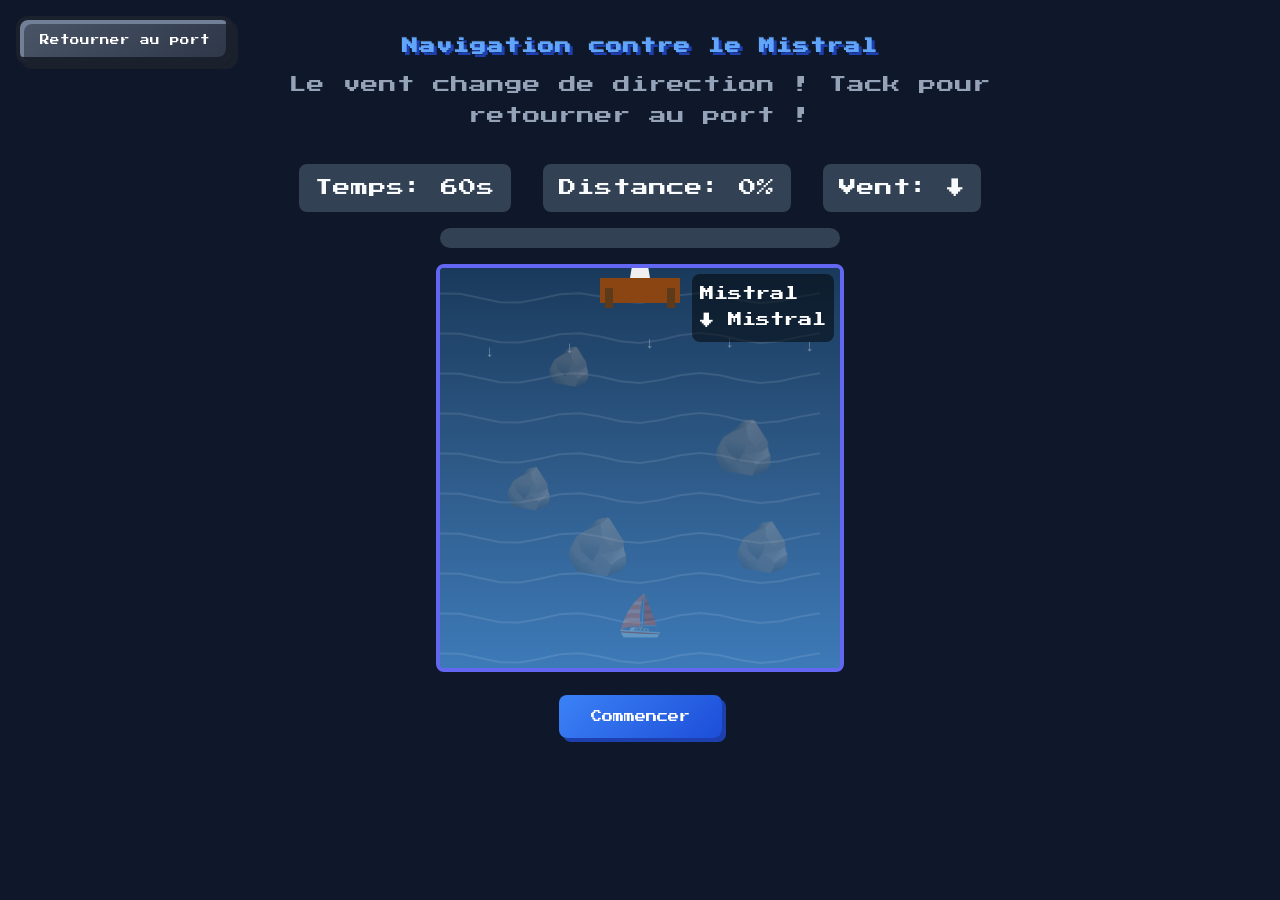
<file: puzzles/sailing.html>
<!DOCTYPE html>
<html lang="fr">
<head>
    <meta charset="UTF-8">
    <meta name="viewport" content="width=device-width, initial-scale=1.0">
    <title>Navigation contre le Mistral</title>
    <link rel="stylesheet" href="../assets/css/style.css">
    <link rel="stylesheet" href="../assets/css/puzzle.css">
    <style>
        .game-container {
            display: flex;
            flex-direction: column;
            align-items: center;
            gap: 1rem;
        }

        #game-canvas {
            border: 4px solid var(--primary);
            border-radius: 8px;
            background: linear-gradient(180deg, #1a3a5c 0%, #2E5A88 50%, #3d7ab8 100%);
        }

        .game-info {
            display: flex;
            gap: 2rem;
            justify-content: center;
            flex-wrap: wrap;
        }

        .game-info > div {
            background: var(--surface-light);
            padding: 0.5rem 1rem;
            border-radius: 8px;
            font-size: 1.1rem;
        }

        .progress-bar {
            width: 100%;
            max-width: 400px;
            height: 20px;
            background: var(--surface-light);
            border-radius: 10px;
            overflow: hidden;
        }

        .progress-fill {
            height: 100%;
            background: linear-gradient(90deg, var(--primary), var(--secondary));
            transition: width 0.3s;
        }

        .wind-indicator {
            position: absolute;
            top: 10px;
            right: 10px;
            background: rgba(0,0,0,0.5);
            padding: 0.5rem;
            border-radius: 8px;
            color: white;
            font-size: 0.9rem;
        }

        .btn-play {
            background: linear-gradient(135deg, #3b82f6, #1d4ed8);
            color: white;
            border: none;
            padding: 1rem 2rem;
            font-family: 'Press Start 2P', monospace;
            font-size: 0.7rem;
            border-radius: 8px;
            cursor: pointer;
            box-shadow: 4px 4px 0 #1e40af;
            transition: all 0.2s;
        }

        .btn-play:hover {
            transform: translate(-2px, -2px);
            box-shadow: 6px 6px 0 #1e40af;
        }

        .btn-play:active {
            transform: translate(0, 0);
            box-shadow: 2px 2px 0 #1e40af;
        }
    </style>
</head>
<body>
    <a href="../index.html" class="retour-btn">Retourner au port</a>
    <div class="container">
        <header>
            <h1>Navigation contre le Mistral</h1>
            <p class="subtitle">Le vent change de direction ! Tack pour retourner au port !</p>
        </header>

        <main>
            <div class="game-container">
                <div class="game-info">
                    <div>Temps: <span id="timer">60</span>s</div>
                    <div>Distance: <span id="distance">0</span>%</div>
                    <div>Vent: <span id="wind-dir">↙</span></div>
                </div>

                <div class="progress-bar">
                    <div class="progress-fill" id="progress-fill" style="width: 0%;"></div>
                </div>

                <div style="position: relative;">
                    <canvas id="game-canvas" width="400" height="400"></canvas>
                    <div class="wind-indicator" id="wind-indicator">
                        Mistral<br>
                        <span id="wind-strength">↙ NO</span>
                    </div>
                </div>

                <button id="start-game" class="btn-play">Commencer</button>
                <div id="feedback" class="feedback"></div>
            </div>
        </main>
    </div>

    <!-- Success Overlay -->
    <div class="success-overlay" id="success-overlay">
        <div class="success-box">
            <h2>Bravo !</h2>
            <p>Bon travail je n'étais pas sûre si ce jeu était possible j'avoue...</p>
            <a href="../index.html" class="retour-btn">Retourner au port</a>
        </div>
    </div>

    <!-- Fail Overlay -->
    <div class="success-overlay" id="fail-overlay" style="display: none;">
        <div class="success-box">
            <h2>Oops...</h2>
            <p>Ré-essaie ?</p>
            <div style="display: flex; gap: 1rem; justify-content: center; margin-top: 1rem;">
                <button class="btn-play" id="retry-btn" style="background: linear-gradient(135deg, #22c55e, #16a34a); box-shadow: 4px 4px 0 #15803d;">Oui</button>
                <a href="../index.html" class="btn-play" style="background: linear-gradient(135deg, #ef4444, #dc2626); box-shadow: 4px 4px 0 #b91c1c; text-decoration: none;">Non</a>
            </div>
        </div>
    </div>

    <script src="../assets/js/puzzle-nav.js"></script>
    <script>
        const canvas = document.getElementById('game-canvas');
        const ctx = canvas.getContext('2d');

        // Wind directions: angle in degrees, arrow symbol, name
        const WIND_DIRECTIONS = [
            { angle: 225, symbol: '↙', name: 'NO' },  // Northwest
            { angle: 180, symbol: '↓', name: 'N' },   // North
            { angle: 135, symbol: '↘', name: 'NE' },  // Northeast
            { angle: 270, symbol: '←', name: 'O' },   // West
            { angle: 90, symbol: '→', name: 'E' },    // East
        ];

        // Difficulty settings
        const DIFFICULTY = {
            easy: {
                windSpeed: 0.8,
                tackBoost: 2.5,
                rockCount: 3,
                timeLimit: 90,
                directionChangeInterval: 8000
            },
            medium: {
                windSpeed: 1.0,
                tackBoost: 2,
                rockCount: 5,
                timeLimit: 60,
                directionChangeInterval: 6000
            },
            hard: {
                windSpeed: 1.2,
                tackBoost: 1.5,
                rockCount: 7,
                timeLimit: 45,
                directionChangeInterval: 4000
            }
        };

        let currentDifficulty = 'medium';

        // Game state
        let gameRunning = false;
        let timeLeft = 60;
        let progress = 0;

        // Boat state
        let boat = {
            x: 200,
            y: 350,
            angle: 0
        };

        // Wind state
        let wind = {
            direction: 0,
            angle: 225,
            vx: 0,
            vy: 0
        };

        // Tacking state
        let isTacking = false;
        let tackDirection = 0;

        // Rocks
        let rocks = [];

        // Port position
        const port = { x: 200, y: 30 };

        let directionChangeTimer = null;

        function updateWindDirection() {
            // Pick a random direction
            const newDir = WIND_DIRECTIONS[Math.floor(Math.random() * WIND_DIRECTIONS.length)];
            wind.direction = newDir;
            wind.angle = newDir.angle;
            
            // Calculate push direction and velocity
            // Wind comes FROM direction, pushes boat opposite way
            const settings = DIFFICULTY[currentDifficulty];
            
            // Map wind direction to push direction (where arrow points, where boat drifts)
            // Canvas: positive x = right, positive y = down (south)
            // Wind pushes boat, but mostly sideways - player can always tack forward
            switch(newDir.name) {
                case 'N':  // Wind from north → pushes south
                    wind.vx = 0;
                    wind.vy = settings.windSpeed;  // Full south push
                    break;
                case 'NO': // Wind from northwest → pushes southeast
                    wind.vx = settings.windSpeed * 0.8;
                    wind.vy = settings.windSpeed * 0.4;  // Less south push
                    break;
                case 'NE': // Wind from northeast → pushes southwest
                    wind.vx = -settings.windSpeed * 0.8;
                    wind.vy = settings.windSpeed * 0.4;  // Less south push
                    break;
                case 'O': // Wind from west → pushes east
                    wind.vx = settings.windSpeed;
                    wind.vy = 0;  // No south push
                    break;
                case 'E': // Wind from east → pushes west
                    wind.vx = -settings.windSpeed;
                    wind.vy = 0;  // No south push
                    break;
            }

            // Update UI - show push direction symbol
            const pushSymbols = {
                'N': '↓', 'NO': '↘', 'NE': '↙', 'O': '→', 'E': '←'
            };
            document.getElementById('wind-dir').textContent = pushSymbols[newDir.name];
            document.getElementById('wind-strength').textContent = `${pushSymbols[newDir.name]} Mistral`;
        }

        function createRocks() {
            const settings = DIFFICULTY[currentDifficulty];
            rocks = [];
            for (let i = 0; i < settings.rockCount; i++) {
                rocks.push({
                    x: 50 + Math.random() * 300,
                    y: 100 + Math.random() * 200,
                    size: 25 + Math.random() * 15
                });
            }
        }

        function drawWater() {
            // Gradient background
            const gradient = ctx.createLinearGradient(0, 0, 0, canvas.height);
            gradient.addColorStop(0, '#1a3a5c');
            gradient.addColorStop(0.5, '#2E5A88');
            gradient.addColorStop(1, '#3d7ab8');
            ctx.fillStyle = gradient;
            ctx.fillRect(0, 0, canvas.width, canvas.height);

            // Wave pattern
            ctx.strokeStyle = 'rgba(255,255,255,0.1)';
            ctx.lineWidth = 2;
            for (let y = 30; y < canvas.height; y += 40) {
                ctx.beginPath();
                for (let x = 0; x < canvas.width; x += 20) {
                    const waveY = y + Math.sin((x + Date.now() / 500) * 0.05) * 5;
                    if (x === 0) ctx.moveTo(x, waveY);
                    else ctx.lineTo(x, waveY);
                }
                ctx.stroke();
            }
        }

        function drawPort() {
            // Dock
            ctx.fillStyle = '#8B4513';
            ctx.fillRect(port.x - 40, port.y - 20, 80, 25);
            
            // Pylons
            ctx.fillStyle = '#5D3A1A';
            ctx.fillRect(port.x - 35, port.y - 10, 8, 20);
            ctx.fillRect(port.x + 27, port.y - 10, 8, 20);

            // Lighthouse
            ctx.fillStyle = '#f0f0f0';
            ctx.beginPath();
            ctx.moveTo(port.x - 10, port.y - 20);
            ctx.lineTo(port.x + 10, port.y - 20);
            ctx.lineTo(port.x + 5, port.y - 50);
            ctx.lineTo(port.x - 5, port.y - 50);
            ctx.closePath();
            ctx.fill();
            
            // Light
            ctx.fillStyle = '#ffcc00';
            ctx.beginPath();
            ctx.arc(port.x, port.y - 55, 6, 0, Math.PI * 2);
            ctx.fill();
            
            // Light glow
            ctx.fillStyle = 'rgba(255, 204, 0, 0.3)';
            ctx.beginPath();
            ctx.arc(port.x, port.y - 55, 15, 0, Math.PI * 2);
            ctx.fill();
        }

        function drawRocks() {
            rocks.forEach(rock => {
                ctx.font = `${rock.size * 1.5}px Arial`;
                ctx.textAlign = 'center';
                ctx.textBaseline = 'middle';
                ctx.fillText('🪨', rock.x, rock.y);
            });
        }

        function drawBoat() {
            ctx.save();
            ctx.translate(boat.x, boat.y);
            ctx.rotate((boat.angle) * Math.PI / 180);
            ctx.font = '40px Arial';
            ctx.textAlign = 'center';
            ctx.textBaseline = 'middle';
            ctx.fillText('⛵', 0, 0);
            ctx.restore();
        }

        function drawWindArrows() {
            ctx.fillStyle = 'rgba(255,255,255,0.4)';
            ctx.font = '16px Arial';
            
            // Calculate arrow angle based on push direction
            // Arrow points where wind pushes (same as boat drifts)
            let arrowAngle = 0;
            switch(wind.direction?.name) {
                case 'N': arrowAngle = Math.PI / 2; break;      // down
                case 'NO': arrowAngle = Math.PI / 4; break;     // down-right
                case 'NE': arrowAngle = 3 * Math.PI / 4; break; // down-left
                case 'O': arrowAngle = 0; break;                // right
                case 'E': arrowAngle = Math.PI; break;          // left
            }
            
            for (let i = 0; i < 5; i++) {
                const x = 50 + i * 80;
                const y = 80 + Math.sin(Date.now() / 300 + i) * 5;
                ctx.save();
                ctx.translate(x, y);
                ctx.rotate(arrowAngle);
                ctx.fillText('→', -8, 5);
                ctx.restore();
            }
        }

        function update() {
            if (!gameRunning) return;

            const settings = DIFFICULTY[currentDifficulty];
            
            // Wind pushes boat
            boat.x += wind.vx;
            boat.y += wind.vy;

            // When tacking, move forward (up)
            if (isTacking) {
                boat.y -= settings.tackBoost;
                boat.x += tackDirection * 1;
            }

            // Keep boat in bounds
            boat.x = Math.max(25, Math.min(canvas.width - 25, boat.x));
            boat.y = Math.max(25, Math.min(canvas.height - 25, boat.y));

            // Check rock collision
            rocks.forEach(rock => {
                const dx = boat.x - rock.x;
                const dy = boat.y - rock.y;
                const dist = Math.sqrt(dx * dx + dy * dy);
                if (dist < rock.size + 15) {
                    // Push boat away from rock
                    const angle = Math.atan2(dy, dx);
                    boat.x = rock.x + Math.cos(angle) * (rock.size + 20);
                    boat.y = rock.y + Math.sin(angle) * (rock.size + 20);
                }
            });

            // Check if reached port
            const distToPort = Math.sqrt((boat.x - port.x) ** 2 + (boat.y - port.y) ** 2);
            if (distToPort < 40) {
                endGame(true);
                return;
            }

            // Update progress (distance to port)
            const maxDist = Math.sqrt((canvas.width / 2 - port.x) ** 2 + (canvas.height - port.y) ** 2);
            progress = Math.max(0, 100 - (distToPort / maxDist * 100));
            updateUI();
        }

        function updateUI() {
            document.getElementById('distance').textContent = Math.round(progress);
            document.getElementById('progress-fill').style.width = progress + '%';
        }

        function draw() {
            ctx.clearRect(0, 0, canvas.width, canvas.height);
            drawWater();
            drawWindArrows();
            drawPort();
            drawRocks();
            drawBoat();
        }

        function gameLoop() {
            if (!gameRunning) return;
            update();
            draw();
            requestAnimationFrame(gameLoop);
        }

        function startTack(direction) {
            if (isTacking || !gameRunning) return;

            isTacking = true;
            tackDirection = direction;
            boat.angle = direction === -1 ? -30 : 30;

            setTimeout(() => {
                isTacking = false;
                boat.angle = 0;
            }, 500);
        }

        function startGame() {
            const settings = DIFFICULTY[currentDifficulty];
            
            gameRunning = true;
            timeLeft = settings.timeLimit;
            progress = 0;
            boat = { x: 200, y: 370, angle: 0 };
            isTacking = false;

            createRocks();
            updateWindDirection();

            document.getElementById('start-game').style.display = 'none';
            document.getElementById('feedback').className = 'feedback';
            document.getElementById('feedback').textContent = '';
            document.getElementById('timer').textContent = timeLeft;

            // Timer
            const timer = setInterval(() => {
                if (!gameRunning) {
                    clearInterval(timer);
                    clearInterval(directionChangeTimer);
                    return;
                }
                timeLeft--;
                document.getElementById('timer').textContent = timeLeft;

                if (timeLeft <= 0) {
                    clearInterval(timer);
                    clearInterval(directionChangeTimer);
                    endGame(false);
                }
            }, 1000);

            // Wind direction changes
            directionChangeTimer = setInterval(() => {
                if (gameRunning) {
                    updateWindDirection();
                }
            }, settings.directionChangeInterval);

            gameLoop();
        }

        function endGame(won) {
            gameRunning = false;
            clearInterval(directionChangeTimer);

            if (won) {
                document.getElementById('success-overlay').classList.add('show');
            } else {
                document.getElementById('fail-overlay').style.display = 'flex';
            }
        }

        // Start game
        document.getElementById('start-game').addEventListener('click', startGame);

        // Keyboard controls
        document.addEventListener('keydown', (e) => {
            if (e.key === 'ArrowLeft' || e.key === 'a') startTack(-1);
            if (e.key === 'ArrowRight' || e.key === 'd') startTack(1);
        });

        // Retry button
        document.getElementById('retry-btn').addEventListener('click', () => {
            document.getElementById('fail-overlay').style.display = 'none';
            document.getElementById('start-game').style.display = 'block';
        });

        // Initial draw
        createRocks();
        updateWindDirection();
        draw();
    </script>
    <script src="../assets/js/puzzle-complete.js"></script>
</body>
</html>
</file>
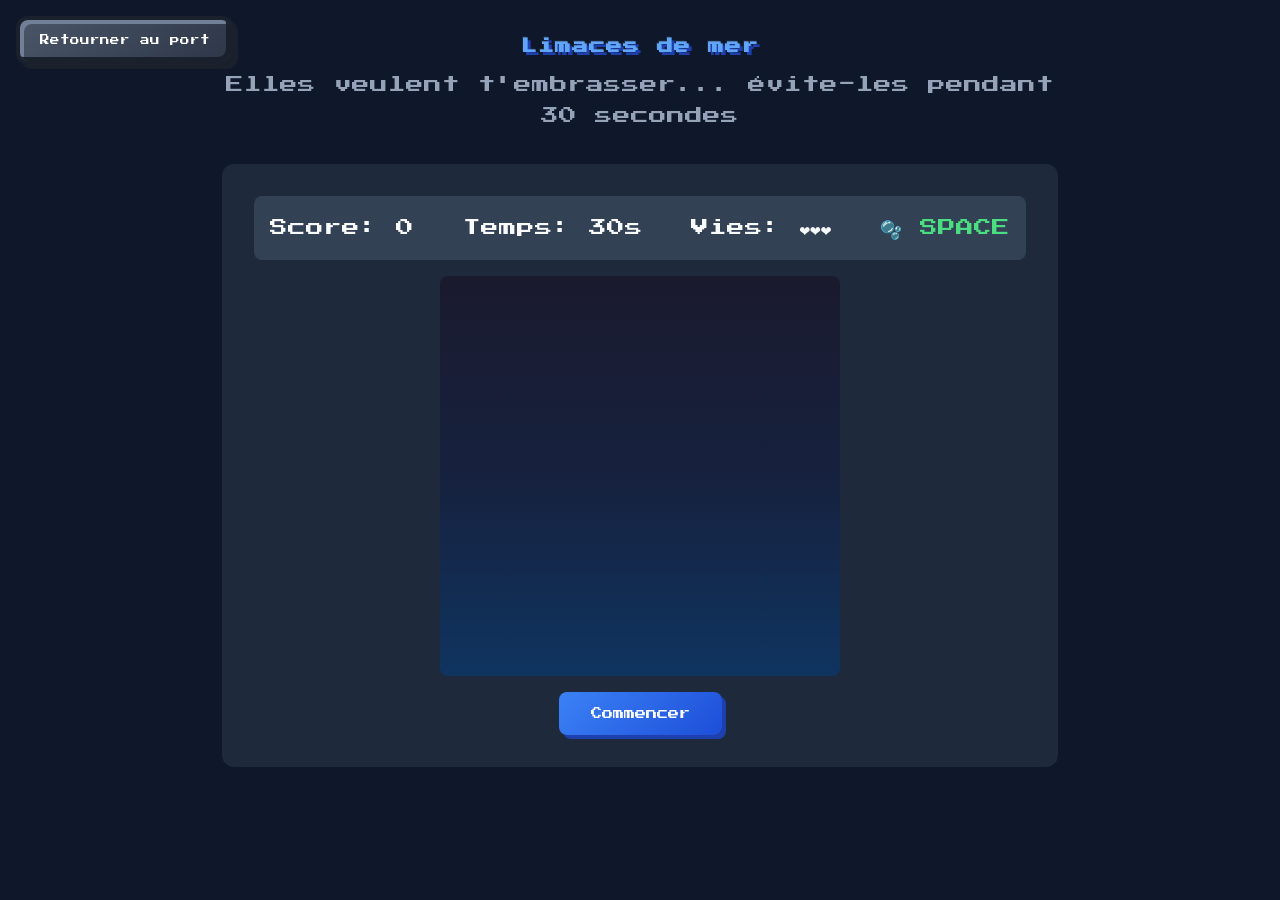
<file: puzzles/sea-slug.html>
<!DOCTYPE html>
<html lang="en">
<head>
    <meta charset="UTF-8">
    <meta name="viewport" content="width=device-width, initial-scale=1.0">
    <title>L'Invasion des Limaces de Mer</title>
    <link rel="stylesheet" href="../assets/css/style.css">
    <link rel="stylesheet" href="../assets/css/puzzle.css">
    <style>
        #game-canvas {
            background: linear-gradient(180deg, #1a1a2e 0%, #16213e 50%, #0f3460 100%);
            border-radius: 8px;
            display: block;
            margin: 0 auto;
        }
        .game-info {
            display: flex;
            justify-content: space-between;
            align-items: center;
            margin-bottom: 1rem;
            padding: 1rem;
            background: var(--surface-light);
            border-radius: 8px;
            font-size: 1.1rem;
        }
        .game-instructions {
            margin-top: 1rem;
            padding: 1rem;
            background: var(--surface-light);
            border-radius: 8px;
        }
        .game-instructions ul {
            margin-left: 1.5rem;
        }
        .secret-link {
            display: none;
            text-align: center;
            margin-top: 2rem;
            padding: 1rem;
            background: linear-gradient(135deg, var(--primary), var(--secondary));
            border-radius: 8px;
            color: white;
            text-decoration: none;
            font-size: 1.1rem;
            animation: pulse 2s infinite;
        }
        .secret-link.show {
            display: block;
        }
        @keyframes pulse {
            0%, 100% { opacity: 1; }
            50% { opacity: 0.8; }
        }
        .btn-play {
            background: linear-gradient(135deg, #3b82f6, #1d4ed8);
            color: white;
            border: none;
            padding: 1rem 2rem;
            font-family: 'Press Start 2P', monospace;
            font-size: 0.7rem;
            border-radius: 8px;
            cursor: pointer;
            box-shadow: 4px 4px 0 #1e40af;
            transition: all 0.2s;
        }
        .btn-play:hover {
            transform: translate(-2px, -2px);
            box-shadow: 6px 6px 0 #1e40af;
        }
        .btn-play:active {
            transform: translate(0, 0);
            box-shadow: 2px 2px 0 #1e40af;
        }
        #start-game {
            display: block;
            margin: 1rem auto 0;
        }
    </style>
</head>
<body>
    <a href="../index.html" class="retour-btn">Retourner au port</a>
    <div class="container">
        <header>
            <h1>Limaces de mer</h1>
            <p class="subtitle">Elles veulent t'embrasser... évite-les pendant 30 secondes</p>
        </header>

        <main>
            <div class="puzzle-content">
                <div class="game-info">
                    <div>Score: <span id="score">0</span></div>
                    <div>Temps: <span id="timer">30</span>s</div>
                    <div>Vies: <span id="lives">❤️❤️❤️</span></div>
                    <div id="bubble-cd" style="color: #4ade80;">🫧 SPACE</div>
                </div>

                <canvas id="game-canvas" width="400" height="400"></canvas>

                <button id="start-game" class="btn-play" style="margin-top: 1rem;">Commencer</button>
                <div id="feedback" class="feedback"></div>
            </div>
        </main>
    </div>

    <script src="../assets/js/puzzle-nav.js"></script>
    <script>
        const canvas = document.getElementById('game-canvas');
        const ctx = canvas.getContext('2d');
        
        let gameRunning = false;
        let score = 0;
        let lives = 3;
        let timeLeft = 30;
        let player = { x: 200, y: 350, width: 30, height: 30, speed: 6 };
        let slugs = [];
        let keys = { left: false, right: false, space: false };
        let gameLoop;
        let timerInterval;
        let playerHit = false;
        let kissParticles = [];
        let bubbles = [];
        let bubbleCooldown = 0;
        const BUBBLE_COOLDOWN_MAX = 3000; // 3 seconds
        let canBubble = true;

        function createSlug() {
            return {
                x: Math.random() * (canvas.width - 40),
                y: -40,
                width: 40,
                height: 40,
                speed: 0.8 + Math.random() * 1,
                wobble: Math.random() * Math.PI * 2
            };
        }

        function createKissParticles(x, y) {
            for (let i = 0; i < 10; i++) {
                const angle = Math.random() * Math.PI * 2;
                const speed = 0.5 + Math.random() * 1.5;
                kissParticles.push({
                    x: x,
                    y: y,
                    vx: Math.cos(angle) * speed,
                    vy: Math.sin(angle) * speed,
                    life: 40 + Math.random() * 30,
                    emoji: '💋'
                });
            }
        }

        function createBubbles() {
            // Bubbles spread in a fan pattern (forward/up, not behind)
            for (let i = 0; i < 12; i++) {
                const angle = -Math.PI + (Math.PI * i / 11) + (Math.random() - 0.5) * 0.3;
                const speed = 4 + Math.random() * 2;
                bubbles.push({
                    x: player.x + player.width/2,
                    y: player.y,
                    vx: Math.cos(angle) * speed,
                    vy: Math.sin(angle) * speed,
                    life: 80 + Math.random() * 40
                });
            }
            canBubble = false;
            bubbleCooldown = BUBBLE_COOLDOWN_MAX;
            setTimeout(() => { canBubble = true; }, BUBBLE_COOLDOWN_MAX);
        }

        function drawPlayer() {
            ctx.font = '30px Arial';
            if (playerHit && Math.floor(Date.now() / 100) % 2 === 0) {
                ctx.globalAlpha = 0.3;
            }
            ctx.fillText('🤿', player.x, player.y + 25);
            ctx.globalAlpha = 1;
        }

        function drawSlugs() {
            ctx.font = '35px Arial';
            slugs.forEach(slug => {
                ctx.fillText('🐌', slug.x, slug.y + 30);
            });
        }

        function drawKissParticles() {
            ctx.font = '20px Arial';
            kissParticles.forEach((p, i) => {
                p.x += p.vx;
                p.y += p.vy;
                p.life--;
                ctx.globalAlpha = p.life / 30;
                ctx.fillText(p.emoji, p.x, p.y);
                ctx.globalAlpha = 1;
            });
            kissParticles = kissParticles.filter(p => p.life > 0);
        }

        function drawBubbles() {
            ctx.font = '25px Arial';
            bubbles.forEach(b => {
                ctx.globalAlpha = b.life / 100;
                ctx.fillText('🫧', b.x, b.y);
                ctx.globalAlpha = 1;
            });
        }

        function updateBubbles() {
            bubbles.forEach(b => {
                b.x += b.vx;
                b.y += b.vy;
                b.life--;
            });
            bubbles = bubbles.filter(b => b.life > 0 && b.x > -30 && b.x < canvas.width + 30 && b.y > -30);
        }

        function update() {
            if (keys.left && player.x > 0) player.x -= player.speed;
            if (keys.right && player.x < canvas.width - player.width) player.x += player.speed;

            slugs.forEach(slug => {
                slug.y += slug.speed;
                slug.wobble += 0.1;
                slug.x += Math.sin(slug.wobble) * 2;
                
                // Magnetism towards player
                const dx = player.x - slug.x;
                const magnetism = 0.02; // How strongly slugs are attracted
                slug.x += dx * magnetism;
            });

            const prevLength = slugs.length;
            slugs = slugs.filter(slug => slug.y < canvas.height + 50);
            score += (prevLength - slugs.length) * 10;

            slugs.forEach((slug, index) => {
                if (checkCollision(player, slug)) {
                    // Create kiss particles at collision point
                    createKissParticles(player.x + player.width/2, player.y + player.height/2);
                    // Flash player
                    playerHit = true;
                    setTimeout(() => { playerHit = false; }, 500);
                    
                    lives--;
                    updateLives();
                    slugs.splice(index, 1);
                    if (lives <= 0) endGame(false);
                }
            });

            // Bubble-slug collision (repel slugs)
            bubbles.forEach(bubble => {
                slugs.forEach(slug => {
                    const dx = slug.x + slug.width/2 - bubble.x;
                    const dy = slug.y + slug.height/2 - bubble.y;
                    const dist = Math.sqrt(dx*dx + dy*dy);
                    if (dist < 50) {
                        // Push slug away
                        const pushStrength = 8;
                        slug.x += (dx / dist) * pushStrength;
                        slug.y += (dy / dist) * pushStrength;
                    }
                });
            });

            if (Math.random() < 0.02) slugs.push(createSlug());
        }

        function checkCollision(a, b) {
            return a.x < b.x + b.width &&
                   a.x + a.width > b.x &&
                   a.y < b.y + b.height &&
                   a.y + a.height > b.y;
        }

        function draw() {
            ctx.clearRect(0, 0, canvas.width, canvas.height);
            drawBubbles();
            drawPlayer();
            drawSlugs();
            drawKissParticles();
            document.getElementById('score').textContent = score;
            
            // Draw cooldown indicator
            const cdEl = document.getElementById('bubble-cd');
            if (canBubble) {
                cdEl.textContent = '🫧 SPACE';
                cdEl.style.color = '#4ade80';
            } else {
                const remaining = Math.ceil(bubbleCooldown / 1000);
                cdEl.textContent = `🫧 ${remaining}s`;
                cdEl.style.color = '#666';
                bubbleCooldown -= 16;
            }
        }

        function gameLoopFn() {
            if (!gameRunning) return;
            update();
            updateBubbles();
            draw();
            gameLoop = requestAnimationFrame(gameLoopFn);
        }

        function startTimer() {
            timerInterval = setInterval(() => {
                timeLeft--;
                document.getElementById('timer').textContent = timeLeft;
                if (timeLeft <= 0) endGame(true);
            }, 1000);
        }

        function updateLives() {
            document.getElementById('lives').textContent = '❤️'.repeat(lives);
        }

        function startGame() {
            gameRunning = true;
            score = 0;
            lives = 3;
            timeLeft = 30;
            slugs = [];
            player.x = 200;
            
            updateLives();
            document.getElementById('timer').textContent = '30';
            document.getElementById('feedback').className = 'feedback';
            document.getElementById('feedback').textContent = '';
            document.getElementById('start-game').style.display = 'none';
            
            startTimer();
            gameLoopFn();
        }

        function endGame(won) {
            gameRunning = false;
            clearInterval(timerInterval);
            cancelAnimationFrame(gameLoop);

            if (won) {
                document.getElementById('success-overlay').classList.add('show');
            } else {
                document.getElementById('fail-overlay').style.display = 'flex';
            }
        }

        document.addEventListener('keydown', e => {
            if (e.key === 'ArrowLeft' || e.key === 'a') keys.left = true;
            if (e.key === 'ArrowRight' || e.key === 'd') keys.right = true;
            if (e.key === ' ' && canBubble && gameRunning) {
                e.preventDefault();
                createBubbles();
            }
        });

        document.addEventListener('keyup', e => {
            if (e.key === 'ArrowLeft' || e.key === 'a') keys.left = false;
            if (e.key === 'ArrowRight' || e.key === 'd') keys.right = false;
        });

        document.getElementById('start-game').addEventListener('click', startGame);
    </script>

    <!-- Success Overlay -->
    <div class="success-overlay" id="success-overlay">
        <div class="success-box">
            <h2>Bravo !</h2>
            <p>Pas de chance pour les limaces. J'espère que tu n'utiliseras pas tes nouvelles compétences d'évasion avec moi 💋</p>
            <a href="../index.html" class="retour-btn">Retourner au port</a>
        </div>
    </div>

    <!-- Fail Overlay -->
    <div class="success-overlay" id="fail-overlay" style="display: none;">
        <div class="success-box">
            <h2>Oops...</h2>
            <p>Ré-essaie ?</p>
            <div style="display: flex; gap: 1rem; justify-content: center; margin-top: 1rem;">
                <button class="btn-play" id="retry-btn" style="background: linear-gradient(135deg, #22c55e, #16a34a); padding: 1rem 2rem; font-family: 'Press Start 2P', monospace; font-size: 0.7rem; border-radius: 8px; border: none; color: white; cursor: pointer; box-shadow: 4px 4px 0 #15803d;">Oui</button>
                <a href="../index.html" style="background: linear-gradient(135deg, #ef4444, #dc2626); padding: 1rem 2rem; font-family: 'Press Start 2P', monospace; font-size: 0.7rem; border-radius: 8px; border: none; color: white; text-decoration: none; cursor: pointer; box-shadow: 4px 4px 0 #b91c1c;">Non</a>
            </div>
        </div>
    </div>

    <script>
        // Retry button
        document.getElementById('retry-btn').addEventListener('click', () => {
            document.getElementById('fail-overlay').style.display = 'none';
            startGame();
        });
    </script>
</body>
</html>
</file>
<file: assets/css/style.css>
@import url('https://fonts.googleapis.com/css2?family=Press+Start+2P&display=swap');

/* Base styles */
:root {
    --primary: #6366f1;
    --primary-dark: #4f46e5;
    --secondary: #f472b6;
    --background: #0f172a;
    --surface: #1e293b;
    --surface-light: #334155;
    --text: #f8fafc;
    --text-muted: #94a3b8;
    --success: #22c55e;
    --border-radius: 12px;
}

* {
    margin: 0;
    padding: 0;
    box-sizing: border-box;
}

body {
    font-family: 'Press Start 2P', monospace;
    background: var(--background);
    color: var(--text);
    min-height: 100vh;
    line-height: 1.8;
}

/* Pixel art background */
.pixel-bg {
    position: fixed;
    top: 0;
    left: 0;
    width: 100%;
    height: 100%;
    background-image: url('../images/marseille.png?v=2');
    background-size: cover;
    background-position: center;
    background-repeat: no-repeat;
    background-color: var(--background);
    image-rendering: pixelated;
    image-rendering: -moz-crisp-edges;
    image-rendering: crisp-edges;
    z-index: -2;
}

.container {
    max-width: 900px;
    margin: 0 auto;
    padding: 2rem;
}

/* Header */
header {
    text-align: center;
    margin-bottom: 2rem;
}

h1 {
    font-family: 'Press Start 2P', monospace;
    font-size: 1rem;
    margin-bottom: 0.5rem;
    color: #60a5fa;
    text-shadow: 3px 3px 0 #1e40af, -1px -1px 0 #1e293b;
    letter-spacing: 1px;
}

.subtitle {
    color: var(--text-muted);
    font-size: 1.1rem;
}

/* Progress Section */
#progress-section {
    background: var(--surface);
    border-radius: var(--border-radius);
    padding: 2rem;
    margin-bottom: 2rem;
}

.letter-grid {
    display: flex;
    justify-content: center;
    gap: 0.5rem;
    margin-bottom: 1.5rem;
    flex-wrap: wrap;
}

.letter-slot {
    width: 50px;
    height: 50px;
    background: var(--surface-light);
    border-radius: 8px;
    display: flex;
    align-items: center;
    justify-content: center;
    font-size: 1.5rem;
    font-weight: bold;
    color: var(--text-muted);
    transition: all 0.3s ease;
}

.letter-slot.revealed {
    background: var(--primary);
    color: white;
    animation: reveal 0.5s ease;
}

@keyframes reveal {
    0% { transform: scale(1.3); opacity: 0; }
    100% { transform: scale(1); opacity: 1; }
}

#progress-bar {
    height: 8px;
    background: var(--surface-light);
    border-radius: 4px;
    overflow: hidden;
    margin-bottom: 0.5rem;
}

#progress-fill {
    height: 100%;
    background: linear-gradient(90deg, var(--primary), var(--secondary));
    width: 0%;
    transition: width 0.5s ease;
}

#progress-text {
    text-align: center;
    color: var(--text-muted);
}

/* Puzzles Section */
#puzzles-section h2 {
    margin-bottom: 1.5rem;
}

#puzzles-list {
    display: grid;
    gap: 1rem;
}

.puzzle-card {
    background: var(--surface);
    border-radius: var(--border-radius);
    padding: 1.5rem;
    display: flex;
    align-items: center;
    gap: 1rem;
    cursor: pointer;
    transition: all 0.3s ease;
    text-decoration: none;
    color: var(--text);
}

.puzzle-card:hover {
    background: var(--surface-light);
    transform: translateY(-2px);
}

.puzzle-card.completed {
    border: 2px solid var(--success);
}

.puzzle-icon {
    font-size: 2rem;
    width: 50px;
    text-align: center;
}

.puzzle-info {
    flex: 1;
}

.puzzle-title {
    font-size: 1.2rem;
    font-weight: 600;
    margin-bottom: 0.25rem;
}

.puzzle-description {
    color: var(--text-muted);
    font-size: 0.9rem;
}

.puzzle-status {
    font-size: 1.5rem;
}

/* Footer */
footer {
    text-align: center;
    margin-top: 3rem;
    color: var(--text-muted);
    font-size: 0.9rem;
}

/* Responsive */
@media (max-width: 600px) {
    .container {
        padding: 1rem;
    }
    
    h1 {
        font-size: 1.8rem;
    }
    
    .letter-slot {
        width: 40px;
        height: 40px;
        font-size: 1.2rem;
    }
}

/* Retour Button - Pixel Art Style */
.retour-btn {
    position: fixed;
    top: 1rem;
    left: 1rem;
    background: linear-gradient(135deg, #4a5568, #2d3748);
    color: white;
    padding: 0.75rem 1.25rem;
    font-family: 'Press Start 2P', monospace;
    font-size: 0.6rem;
    text-decoration: none;
    border: 4px solid #1a202c;
    border-radius: 12px;
    box-shadow: 
        inset -4px -4px 0 #1a202c,
        inset 4px 4px 0 #718096,
        4px 4px 0 #1a202c;
    z-index: 1000;
    transition: all 0.1s ease;
    image-rendering: pixelated;
}

.retour-btn:hover {
    background: linear-gradient(135deg, #5a6578, #3d4758);
    transform: translate(-2px, -2px);
    box-shadow: 
        inset -4px -4px 0 #1a202c,
        inset 4px 4px 0 #8196a6,
        6px 6px 0 #1a202c;
}

.retour-btn:active {
    transform: translate(0, 0);
    box-shadow: 
        inset -4px -4px 0 #1a202c,
        inset 4px 4px 0 #718096,
        2px 2px 0 #1a202c;
}

/* Success Overlay */
.success-overlay {
    position: fixed;
    top: 0;
    left: 0;
    width: 100%;
    height: 100%;
    background: rgba(0, 0, 0, 0.8);
    display: none;
    justify-content: center;
    align-items: center;
    z-index: 2000;
}

.success-overlay.show {
    display: flex;
}

.success-box {
    background: linear-gradient(135deg, #1e293b, #334155);
    border: 4px solid #60a5fa;
    border-radius: 16px;
    padding: 2rem 3rem;
    text-align: center;
    max-width: 400px;
    box-shadow: 0 0 30px rgba(96, 165, 250, 0.3);
}

.success-box h2 {
    color: #60a5fa;
    font-family: 'Press Start 2P', monospace;
    font-size: 1.2rem;
    margin-bottom: 1rem;
}

.success-box p {
    color: #e2e8f0;
    font-family: 'Press Start 2P', monospace;
    font-size: 0.7rem;
    line-height: 1.6;
    margin-bottom: 1.5rem;
}

.success-box .retour-btn {
    position: static;
    display: inline-block;
}

/* Completion Overlay - Pixel Art Style */
.completion-overlay {
    position: fixed;
    top: 0;
    left: 0;
    width: 100%;
    height: 100%;
    background: rgba(15, 23, 42, 0.9);
    backdrop-filter: blur(2px);
    display: flex;
    align-items: center;
    justify-content: center;
    z-index: 1000;
    animation: fadeIn 0.3s ease;
}

/* Pixelated effect overlay */
.completion-overlay::before {
    content: '';
    position: absolute;
    top: 0;
    left: 0;
    width: 100%;
    height: 100%;
    background-image: url("data:image/svg+xml,%3Csvg viewBox='0 0 4 4' xmlns='http://www.w3.org/2000/svg'%3E%3Crect width='2' height='2' fill='%23000' fill-opacity='0.1'/%3E%3Crect x='2' y='2' width='2' height='2' fill='%23000' fill-opacity='0.1'/%3E%3C/svg%3E");
    background-size: 4px 4px;
    pointer-events: none;
    z-index: 1;
}

@keyframes fadeIn {
    from { opacity: 0; }
    to { opacity: 1; }
}

.completion-dialog {
    background: white;
    border: 6px solid #4a90c2;
    border-radius: 12px;
    padding: 2rem;
    max-width: 420px;
    text-align: center;
    animation: popIn 0.4s ease;
    z-index: 2;
    position: relative;
}

@keyframes popIn {
    0% { transform: scale(0.8); opacity: 0; }
    100% { transform: scale(1); opacity: 1; }
}

.vincent-sprite-small {
    width: 80px;
    height: 80px;
    margin: 0 auto 1rem;
    image-rendering: pixelated;
}

.vincent-sprite-small img {
    width: 100%;
    height: auto;
    image-rendering: pixelated;
}

.completion-dialog .dialogue-box {
    background: white;
    border: 3px solid #1e293b;
    padding: 1rem;
    margin-bottom: 1.5rem;
    min-height: 80px;
}

.completion-dialog .dialogue-text {
    font-size: 0.55rem;
    color: #1e293b;
    line-height: 2;
    margin-bottom: 0.5rem;
}

.completion-dialog .letter-found {
    font-size: 0.5rem;
    color: #6366f1;
    margin-top: 0.5rem;
}

.completion-dialog .letter {
    font-size: 1.5rem;
    color: #f472b6;
    text-shadow: 2px 2px 0 #1e293b;
}

.choice-buttons {
    display: flex;
    gap: 1rem;
    justify-content: center;
}

.choice-btn {
    color: white;
    border: none;
    padding: 10px 20px;
    font-family: 'Press Start 2P', monospace;
    font-size: 0.55rem;
    cursor: pointer;
    box-shadow: 4px 4px 0 #1e293b;
    transition: all 0.2s ease;
}

.choice-btn:hover {
    transform: translate(-2px, -2px);
}

.choice-btn.oui {
    background: #22c55e;
}

.choice-btn.oui:hover {
    box-shadow: 6px 6px 0 #16a34a;
}

.choice-btn.non {
    background: #ef4444;
}

.choice-btn.non:hover {
    box-shadow: 6px 6px 0 #dc2626;
}
</file>
<file: assets/css/puzzle.css>
/* Puzzle-specific styles */

.puzzle-content {
    background: var(--surface);
    border-radius: var(--border-radius);
    padding: 2rem;
    margin-top: 1rem;
}

.back-link {
    display: inline-block;
    color: var(--text-muted);
    text-decoration: none;
    margin-bottom: 1rem;
    transition: color 0.3s ease;
}

.back-link:hover {
    color: var(--primary);
}

/* Crossword Grid */
.crossword-grid {
    display: inline-grid;
    gap: 2px;
    background: var(--surface-light);
    padding: 10px;
    border-radius: 8px;
    margin: 1rem auto;
}

.grid-cell {
    width: 40px;
    height: 40px;
    display: flex;
    align-items: center;
    justify-content: center;
}

.grid-cell.empty {
    background: transparent;
}

.grid-cell.active {
    background: var(--surface-light);
    border-radius: 4px;
}

.grid-cell input {
    width: 100%;
    height: 100%;
    text-align: center;
    font-size: 1.2rem;
    font-weight: bold;
    text-transform: uppercase;
    background: transparent;
    border: none;
    color: var(--text);
    outline: none;
}

.grid-cell input:focus {
    background: var(--primary-dark);
}

.grid-cell input.correct {
    background: var(--success);
}

.grid-cell input.incorrect {
    background: #ef4444;
}

/* Clues */
.clues-section {
    margin-top: 2rem;
}

.clues-section h2 {
    color: var(--primary);
    margin-bottom: 0.5rem;
}

.clues-list {
    margin-bottom: 1.5rem;
}

.clues-list p {
    margin: 0.5rem 0;
    color: var(--text-muted);
}

/* Buttons */
.btn-primary {
    background: linear-gradient(135deg, var(--primary), var(--primary-dark));
    color: white;
    border: none;
    padding: 1rem 2rem;
    font-size: 1.1rem;
    border-radius: 8px;
    cursor: pointer;
    transition: transform 0.3s ease, box-shadow 0.3s ease;
    margin-top: 1rem;
}

.btn-primary:hover {
    transform: translateY(-2px);
    box-shadow: 0 4px 12px rgba(99, 102, 241, 0.4);
}

/* Feedback */
.feedback {
    margin-top: 1rem;
    padding: 1rem;
    border-radius: 8px;
    text-align: center;
    display: none;
}

.feedback.success {
    display: block;
    background: rgba(34, 197, 94, 0.2);
    color: var(--success);
}

.feedback.error {
    display: block;
    background: rgba(239, 68, 68, 0.2);
    color: #f87171;
}

/* Game container for canvas games */
.game-container {
    display: flex;
    flex-direction: column;
    align-items: center;
    gap: 1rem;
}

.game-container canvas {
    border-radius: 8px;
    background: var(--surface-light);
}

.game-score {
    font-size: 1.2rem;
    color: var(--secondary);
}

.game-instructions {
    color: var(--text-muted);
    text-align: center;
    max-width: 400px;
}

/* Map puzzle */
.map-container {
    position: relative;
    display: inline-block;
}

.map-container img {
    max-width: 100%;
    border-radius: 8px;
}

.map-marker {
    position: absolute;
    width: 30px;
    height: 30px;
    background: var(--primary);
    border-radius: 50%;
    transform: translate(-50%, -50%);
    cursor: pointer;
    transition: all 0.3s ease;
}

.map-marker:hover {
    transform: translate(-50%, -50%) scale(1.2);
}

.map-marker.correct {
    background: var(--success);
}

/* Memory game */
.memory-grid {
    display: grid;
    gap: 10px;
    margin: 1rem auto;
}

.memory-card {
    width: 80px;
    height: 80px;
    background: var(--surface-light);
    border-radius: 8px;
    cursor: pointer;
    display: flex;
    align-items: center;
    justify-content: center;
    font-size: 2rem;
    transition: all 0.3s ease;
}

.memory-card:hover {
    background: var(--primary);
}

.memory-card.flipped {
    background: var(--primary);
}

.memory-card.matched {
    background: var(--success);
    cursor: default;
}
</file>
<file: assets/css/newspaper.css>
@import url('https://fonts.googleapis.com/css2?family=Press+Start+2P&display=swap');

/* Newspaper Pixel Art Style */

/* Container for newspaper pages */
.container {
    max-width: 1000px;
    margin: 0 auto;
    padding: 1.5rem;
    font-family: 'Times New Roman', serif;
    color: #1a1a1a;
}

/* Newspaper background */
.newspaper-bg {
    position: fixed;
    top: 0;
    left: 0;
    width: 100%;
    height: 100%;
    background: #f5f0e6;
    background-image: 
        repeating-linear-gradient(
            0deg,
            transparent,
            transparent 2px,
            rgba(0, 0, 0, 0.02) 2px,
            rgba(0, 0, 0, 0.02) 4px
        );
    z-index: -1;
}

/* Pixel border effect */
.pixel-border {
    border: 4px solid #1a1a1a;
    box-shadow: 
        inset 2px 2px 0 #fff,
        inset -2px -2px 0 #ccc,
        4px 4px 0 rgba(0,0,0,0.3);
    image-rendering: pixelated;
}

/* Newspaper header */
.newspaper-header {
    text-align: center;
    padding: 1rem 0;
    border-bottom: 3px double #1a1a1a;
    margin-bottom: 1rem;
}

.newspaper-title {
    font-family: 'Times New Roman', serif;
    font-size: 2.5rem;
    font-weight: 900;
    letter-spacing: 0.2em;
    text-transform: uppercase;
    color: #1a1a1a;
    margin: 0;
}

.newspaper-date {
    font-family: 'Courier New', monospace;
    font-size: 0.8rem;
    color: #666;
    margin-top: 0.25rem;
}

/* Mots fléchés grid - newspaper style */
.mots-container {
    display: grid;
    grid-template-columns: 1fr auto;
    gap: 1.5rem;
    margin-top: 1rem;
}

@media (max-width: 900px) {
    .mots-container {
        grid-template-columns: 1fr;
    }
}

.grid-wrapper {
    background: #1a1a1a;
    padding: 0.25rem;
    border: 3px solid #1a1a1a;
    box-shadow: 4px 4px 0 rgba(0,0,0,0.2);
    width: fit-content;
    margin: 0 auto;
}

.fleches-grid {
    display: grid;
    gap: 0;
    background: #1a1a1a;
}

.grid-cell {
    width: 22px;
    height: 22px;
    background: #fff;
    display: flex;
    align-items: center;
    justify-content: center;
    position: relative;
    font-family: 'Courier New', monospace;
}

.grid-cell.active {
    border: 1px solid #e8dcc8;
}

.grid-cell.blocked {
    border: none;
    background: #1a1a1a;
}

.grid-cell input {
    width: 100%;
    height: 100%;
    text-align: center;
    font-size: 0.75rem;
    font-weight: bold;
    text-transform: uppercase;
    background: transparent;
    border: none;
    color: #1a1a1a;
    outline: none;
    font-family: 'Courier New', monospace;
}

.grid-cell input:focus {
    background: #ffeb3b;
    outline: 1px solid #1a1a1a;
    outline-offset: -1px;
}

.grid-cell.word-highlight input {
    background: #fff9c4;
}

.grid-cell.linked-word-highlight input {
    background: #bbdefb;
}

.grid-cell.linked-word-highlight input:focus {
    background: #ffeb3b;
    outline: 1px solid #1a1a1a;
    outline-offset: -1px;
}

.grid-cell input.correct {
    color: #2e7d32;
    background: #e8f5e9;
}

.grid-cell input:disabled {
    background: #e8f5e9;
    cursor: default;
}

.grid-cell .clue-number {
    position: absolute;
    top: 1px;
    left: 1px;
    font-size: 0.5rem;
    color: #c62828;
    font-weight: bold;
    pointer-events: none;
}

.grid-cell .arrow {
    position: absolute;
    font-size: 0.45rem;
    color: #1a1a1a;
    pointer-events: none;
    font-weight: bold;
}

.grid-cell .arrow.right { right: 2px; top: 50%; transform: translateY(-50%); }
.grid-cell .arrow.down { bottom: 2px; left: 50%; transform: translateX(-50%); }

/* Clues panel - newspaper column style */
.clues-panel {
    background: #fff;
    border: 3px solid #1a1a1a;
    box-shadow: 4px 4px 0 rgba(0,0,0,0.2);
    min-width: 280px;
    display: flex;
    flex-direction: column;
}

.clues-tabs {
    display: flex;
    border-bottom: 3px solid #1a1a1a;
}

.tab-btn {
    flex: 1;
    padding: 0.75rem;
    background: #f5f0e6;
    border: none;
    border-right: 1px solid #1a1a1a;
    font-family: 'Courier New', monospace;
    font-size: 0.85rem;
    font-weight: bold;
    cursor: pointer;
    transition: background 0.15s;
}

.tab-btn:last-child {
    border-right: none;
}

.tab-btn:hover {
    background: #e8dcc8;
}

.tab-btn.active {
    background: #fff;
    border-bottom: 3px solid #fff;
    margin-bottom: -3px;
}

.clues-content {
    padding: 0.75rem;
    overflow-y: auto;
    max-height: 500px;
}

.clues-section {
    display: none;
}

.clues-section.active {
    display: block;
}

.clue-item {
    margin-bottom: 0.35rem;
    line-height: 1.4;
    font-family: 'Times New Roman', serif;
    font-size: 0.85rem;
    cursor: pointer;
    padding: 2px 4px;
    border-radius: 2px;
    transition: background 0.15s;
}

.clue-item:hover {
    background: #f5f0e6;
}

.clue-item.highlighted {
    background: #fff9c4;
}

.clue-item.linked-highlight {
    background: #bbdefb;
}

.clue-num {
    font-family: 'Courier New', monospace;
    font-weight: bold;
    color: #c62828;
}

/* Check button section */
.check-section {
    padding: 0.75rem;
    border-top: 2px solid #1a1a1a;
    text-align: center;
}

/* Button style - pixel art */
.btn-primary {
    background: #1a1a1a;
    color: #fff;
    border: none;
    padding: 12px 24px;
    font-family: 'Courier New', monospace;
    font-size: 1rem;
    font-weight: bold;
    cursor: pointer;
    box-shadow: 4px 4px 0 rgba(0,0,0,0.3);
    transition: all 0.1s ease;
}

.btn-primary:hover {
    transform: translate(-2px, -2px);
    box-shadow: 6px 6px 0 rgba(0,0,0,0.3);
}

.btn-primary:active {
    transform: translate(2px, 2px);
    box-shadow: 2px 2px 0 rgba(0,0,0,0.3);
}

.btn-primary:disabled {
    background: #666;
    cursor: not-allowed;
    transform: none;
    box-shadow: 2px 2px 0 rgba(0,0,0,0.3);
}

/* Secondary button - reveal hint */
.btn-secondary {
    background: #fff;
    color: #1a1a1a;
    border: 2px solid #1a1a1a;
    padding: 8px 16px;
    font-family: 'Courier New', monospace;
    font-size: 0.85rem;
    font-weight: bold;
    cursor: pointer;
    margin-top: 0.5rem;
    box-shadow: 2px 2px 0 rgba(0,0,0,0.2);
    transition: all 0.1s ease;
}

.btn-secondary:hover {
    background: #f5f0e6;
    transform: translate(-1px, -1px);
    box-shadow: 3px 3px 0 rgba(0,0,0,0.2);
}

.btn-secondary:active {
    transform: translate(1px, 1px);
    box-shadow: 1px 1px 0 rgba(0,0,0,0.2);
}

/* Revealed letter cell */
.grid-cell input.revealed {
    background: #fff9c4;
    color: #1a1a1a;
}

/* Hint feedback */
.feedback.hint {
    background: #fff9c4;
    color: #1a1a1a;
    font-style: italic;
}

/* Success link */
.secret-link {
    display: none;
    text-align: center;
    margin-top: 1.5rem;
    padding: 1rem;
    background: #2e7d32;
    color: #fff;
    text-decoration: none;
    font-family: 'Courier New', monospace;
    font-weight: bold;
    border: 3px solid #1a1a1a;
    box-shadow: 4px 4px 0 rgba(0,0,0,0.3);
}

.secret-link.show {
    display: block;
}

/* Feedback */
.feedback {
    margin-top: 1rem;
    padding: 0.75rem;
    font-family: 'Courier New', monospace;
    font-weight: bold;
}

.feedback.success {
    color: #2e7d32;
}

.feedback.error {
    color: #c62828;
}

/* Responsive */
@media (max-width: 600px) {
    .grid-cell {
        width: 24px;
        height: 24px;
    }
    
    .grid-cell input {
        font-size: 0.75rem;
    }
    
    .grid-cell .clue-number {
        font-size: 0.4rem;
    }
    
    .clues-panel {
        min-width: auto;
        font-size: 0.85rem;
    }
    
    .newspaper-title {
        font-size: 1.5rem;
    }
}

/* Completion Overlay - Pixel Art Style */
.completion-overlay {
    position: fixed;
    top: 0;
    left: 0;
    width: 100%;
    height: 100%;
    background: rgba(15, 23, 42, 0.9);
    backdrop-filter: blur(2px);
    display: flex;
    align-items: center;
    justify-content: center;
    z-index: 1000;
    animation: fadeIn 0.3s ease;
}

.completion-overlay::before {
    content: '';
    position: absolute;
    top: 0;
    left: 0;
    width: 100%;
    height: 100%;
    background-image: url("data:image/svg+xml,%3Csvg viewBox='0 0 4 4' xmlns='http://www.w3.org/2000/svg'%3E%3Crect width='2' height='2' fill='%23000' fill-opacity='0.1'/%3E%3Crect x='2' y='2' width='2' height='2' fill='%23000' fill-opacity='0.1'/%3E%3C/svg%3E");
    background-size: 4px 4px;
    pointer-events: none;
    z-index: 1;
}

@keyframes fadeIn {
    from { opacity: 0; }
    to { opacity: 1; }
}

.completion-dialog {
    background: white;
    border: 6px solid #4a90c2;
    border-radius: 12px;
    padding: 2rem;
    max-width: 420px;
    text-align: center;
    animation: popIn 0.4s ease;
    z-index: 2;
    position: relative;
}
        -4px -12px 0 -12px #4a90c2,
        /* Right edge */
        inset -4px 0 0 0 #4a90c2,
        /* Bottom edge */
        inset 0 -4px 0 0 #4a90c2;
}

@keyframes popIn {
    0% { transform: scale(0.8); opacity: 0; }
    100% { transform: scale(1); opacity: 1; }
}

.vincent-sprite-small {
    width: 80px;
    height: 80px;
    margin: 0 auto 1rem;
    image-rendering: pixelated;
}

.vincent-sprite-small img {
    width: 100%;
    height: auto;
    image-rendering: pixelated;
}

.completion-dialog .dialogue-box {
    background: white;
    border: 3px solid #1e293b;
    padding: 1rem;
    margin-bottom: 1.5rem;
    min-height: 80px;
}

.completion-dialog .dialogue-text {
    font-family: 'Press Start 2P', monospace;
    font-size: 0.55rem;
    color: #1e293b;
    line-height: 2;
    margin-bottom: 0.5rem;
}

.completion-dialog .letter-found {
    font-family: 'Press Start 2P', monospace;
    font-size: 0.5rem;
    color: #6366f1;
    margin-top: 0.5rem;
}

.completion-dialog .letter {
    font-size: 1.5rem;
    color: #f472b6;
    text-shadow: 2px 2px 0 #1e293b;
}

.retour-btn {
    position: fixed;
    top: 1rem;
    left: 1rem;
    background: linear-gradient(135deg, #4a5568, #2d3748);
    color: white;
    padding: 0.75rem 1.25rem;
    font-family: 'Press Start 2P', monospace;
    font-size: 0.6rem;
    text-decoration: none;
    border: 4px solid #1a202c;
    border-radius: 12px;
    box-shadow: 
        inset -4px -4px 0 #1a202c,
        inset 4px 4px 0 #718096,
        4px 4px 0 #1a202c;
    z-index: 1000;
    transition: all 0.1s ease;
    image-rendering: pixelated;
}

.retour-btn:hover {
    background: linear-gradient(135deg, #5a6578, #3d4758);
    transform: translate(-2px, -2px);
    box-shadow: 
        inset -4px -4px 0 #1a202c,
        inset 4px 4px 0 #8196a6,
        6px 6px 0 #1a202c;
}

.retour-btn:active {
    transform: translate(0, 0);
    box-shadow: 
        inset -4px -4px 0 #1a202c,
        inset 4px 4px 0 #718096,
        2px 2px 0 #1a202c;
}

/* Success Overlay */
.success-overlay {
    position: fixed;
    top: 0;
    left: 0;
    width: 100%;
    height: 100%;
    background: rgba(0, 0, 0, 0.8);
    display: none;
    justify-content: center;
    align-items: center;
    z-index: 2000;
}

.success-overlay.show {
    display: flex;
}

.success-box {
    background: linear-gradient(135deg, #1e293b, #334155);
    border: 4px solid #60a5fa;
    border-radius: 16px;
    padding: 2rem 3rem;
    text-align: center;
    max-width: 400px;
    box-shadow: 0 0 30px rgba(96, 165, 250, 0.3);
}

.success-box h2 {
    color: #60a5fa;
    font-family: 'Press Start 2P', monospace;
    font-size: 1.2rem;
    margin-bottom: 1rem;
}

.success-box p {
    color: #e2e8f0;
    font-size: 0.9rem;
    line-height: 1.6;
    margin-bottom: 1.5rem;
}

.success-box .retour-btn {
    position: static;
    display: inline-block;
}

.choice-buttons {
    display: flex;
    gap: 1rem;
    justify-content: center;
}

.choice-btn {
    color: white;
    border: none;
    padding: 10px 20px;
    font-family: 'Press Start 2P', monospace;
    font-size: 0.55rem;
    cursor: pointer;
    box-shadow: 4px 4px 0 #1e293b;
    transition: all 0.2s ease;
}

.choice-btn:hover {
    transform: translate(-2px, -2px);
}

.choice-btn.oui {
    background: #22c55e;
}

.choice-btn.oui:hover {
    box-shadow: 6px 6px 0 #16a34a;
}

.choice-btn.non {
    background: #ef4444;
}

.choice-btn.non:hover {
    box-shadow: 6px 6px 0 #dc2626;
}
</file>
